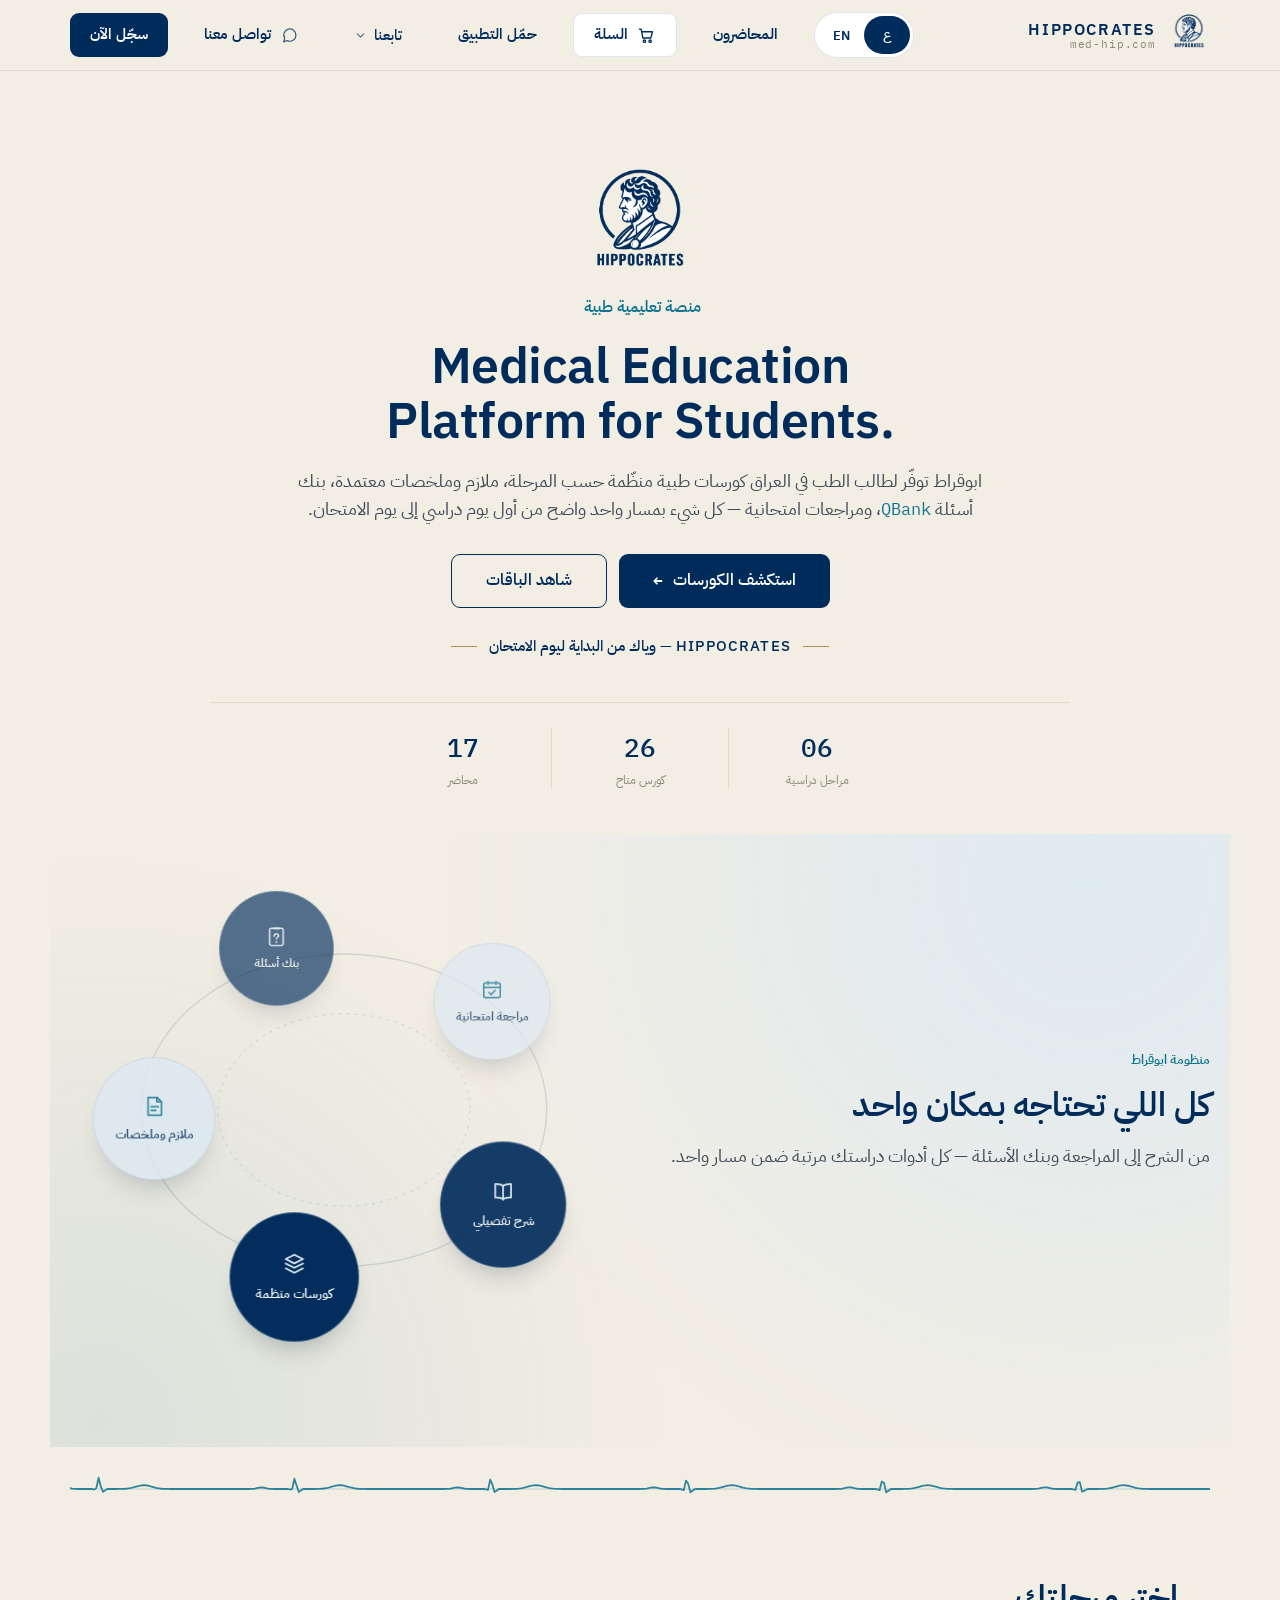
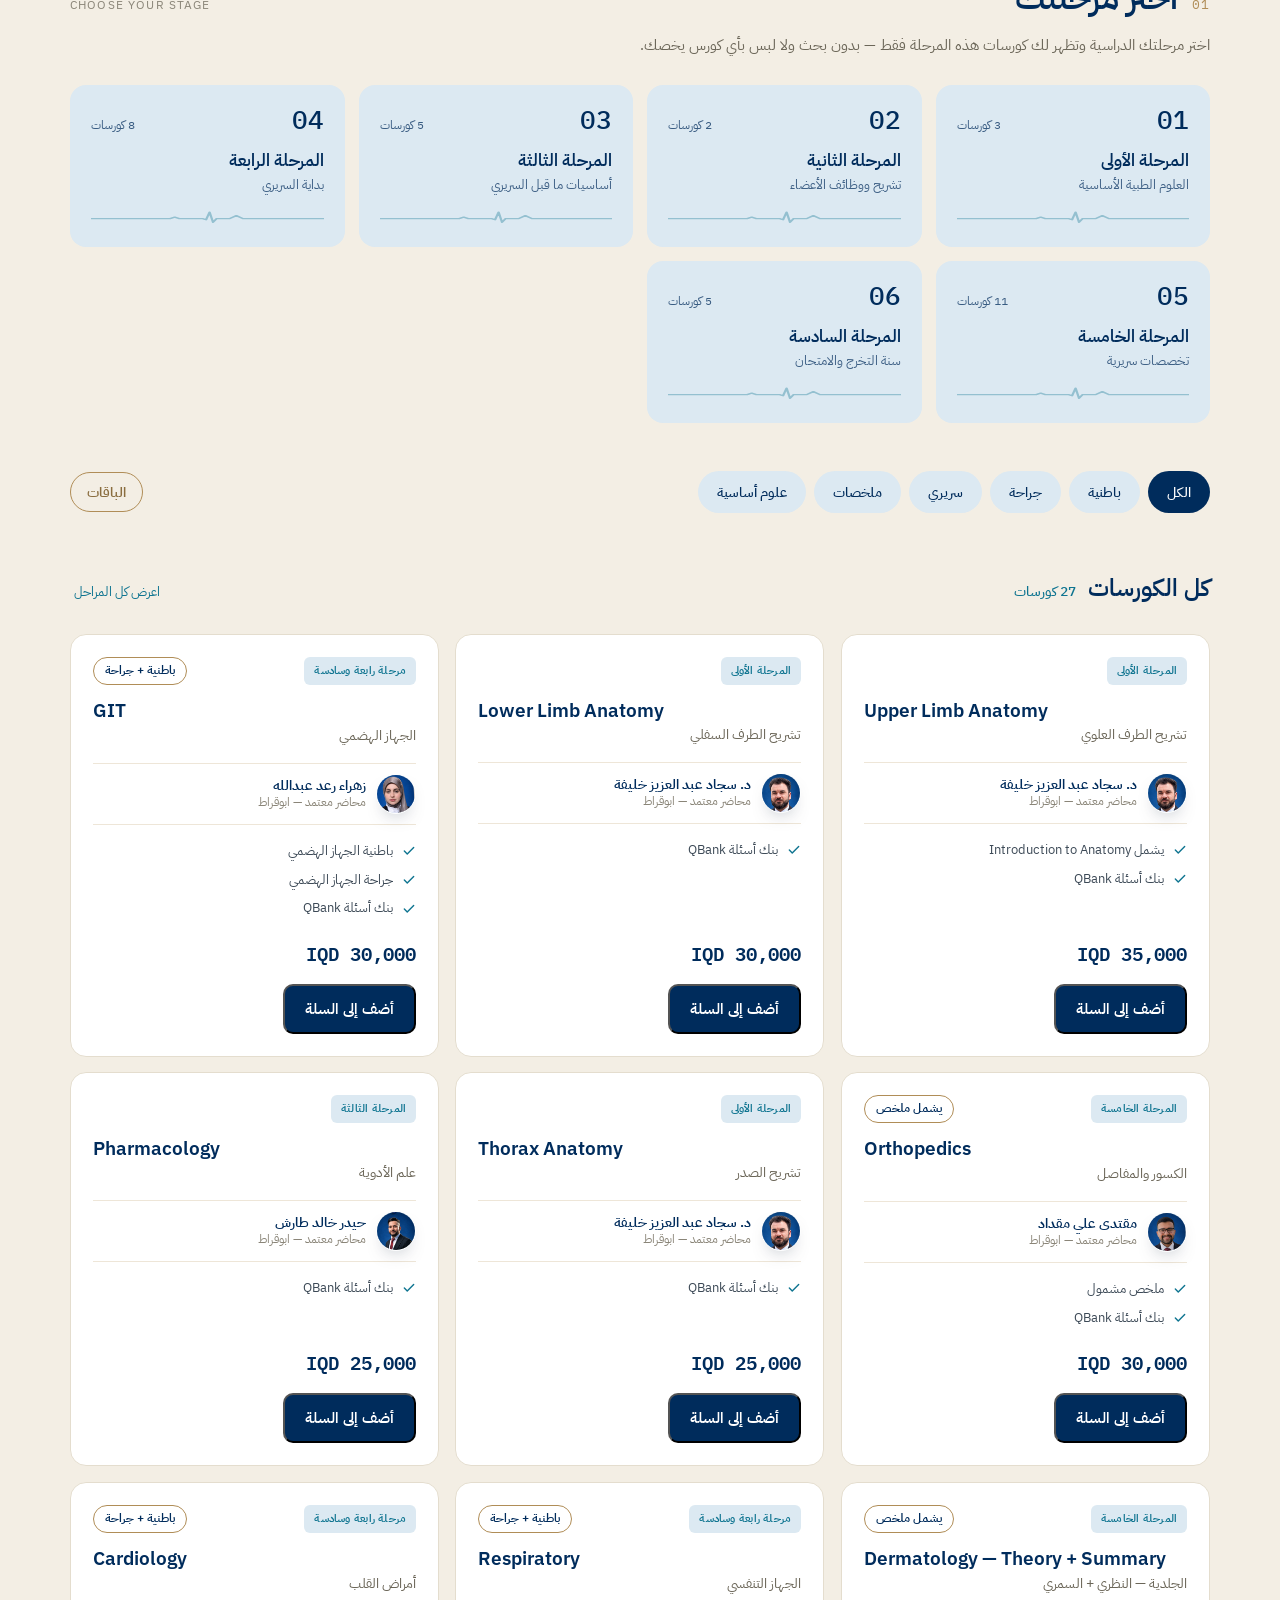
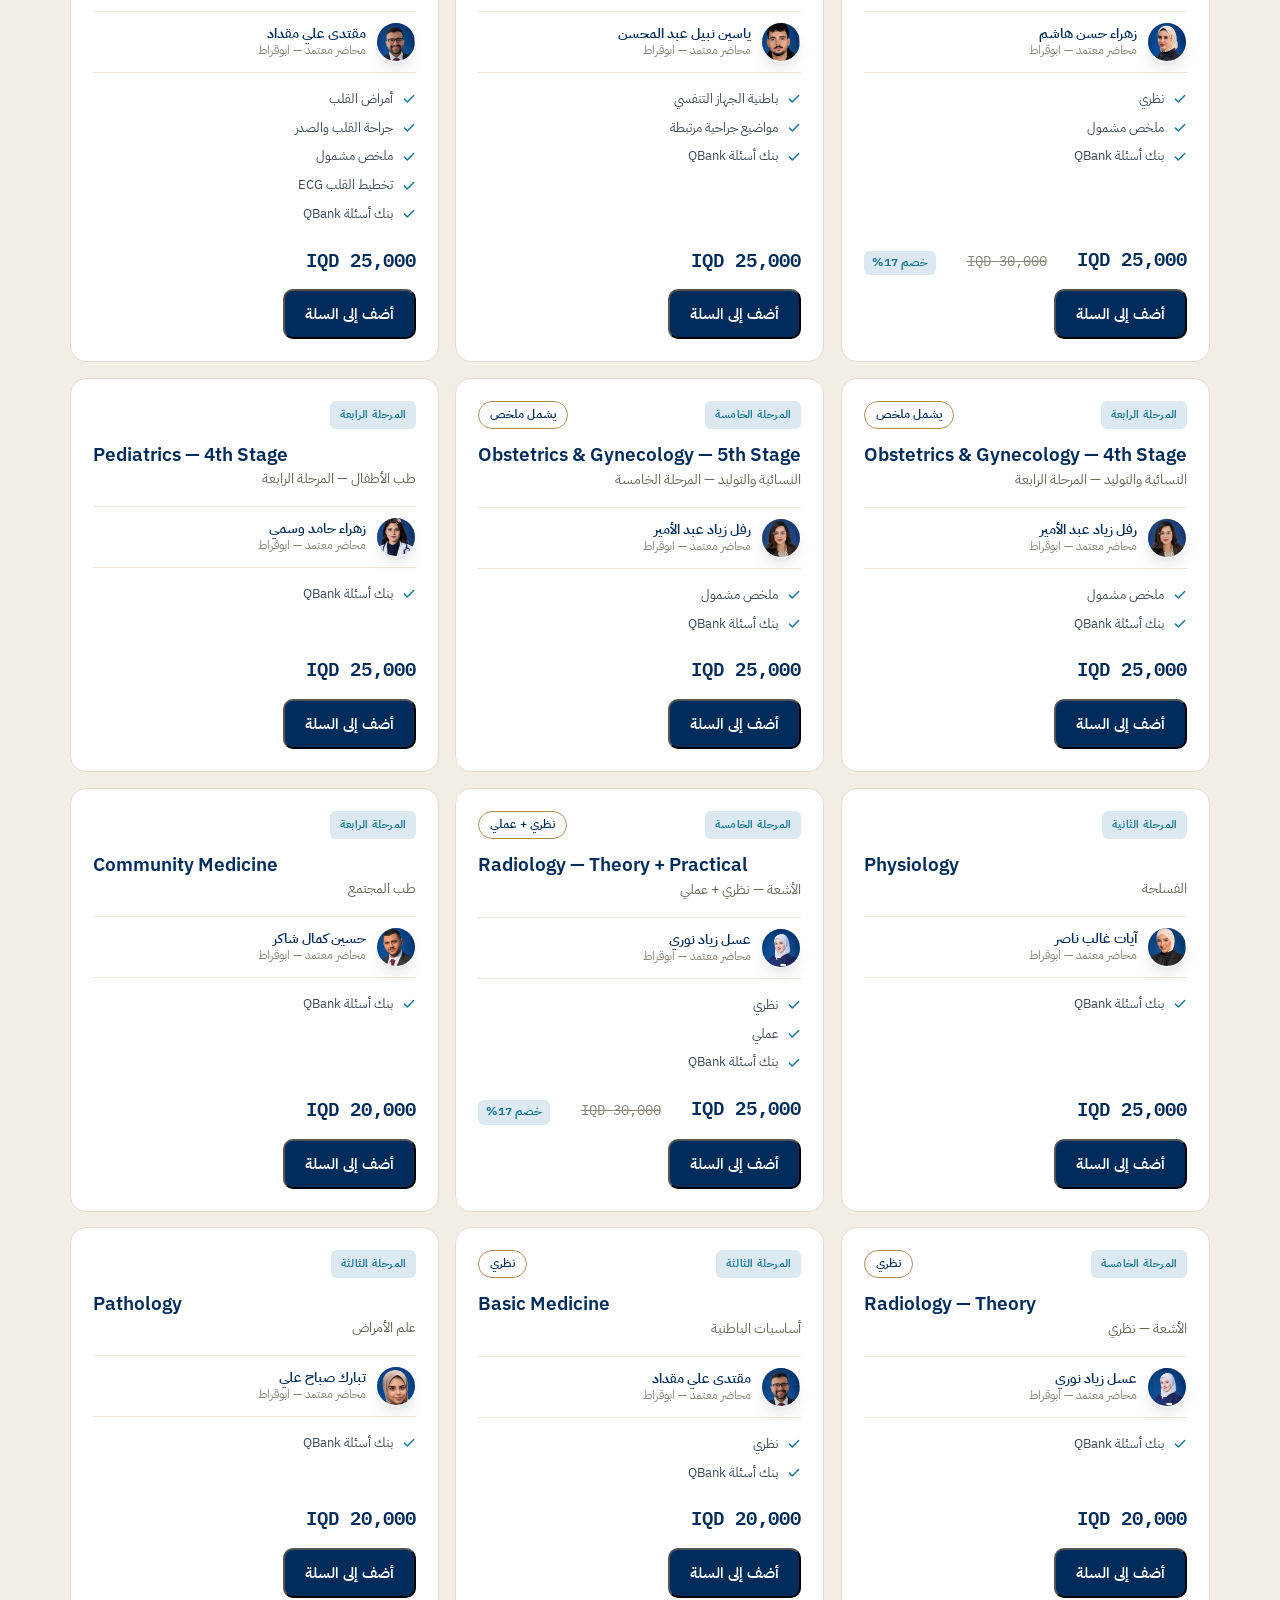
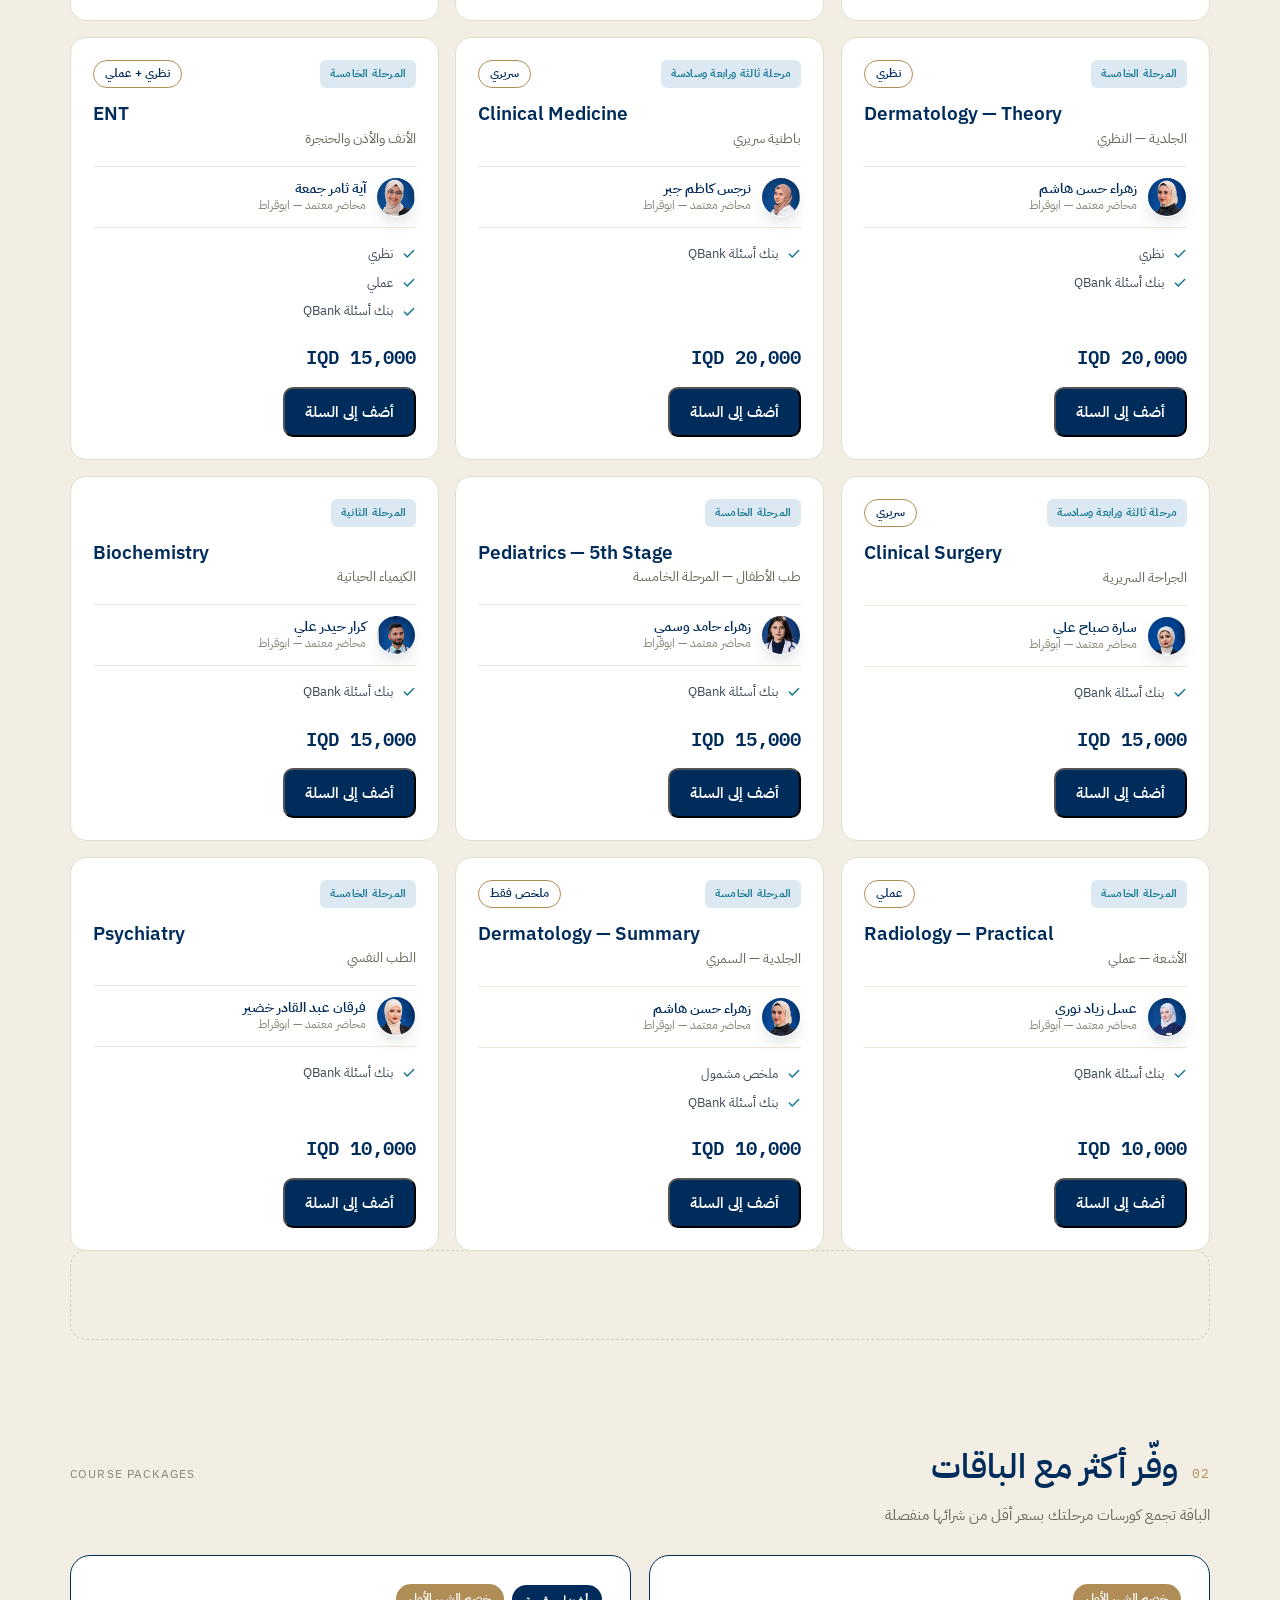
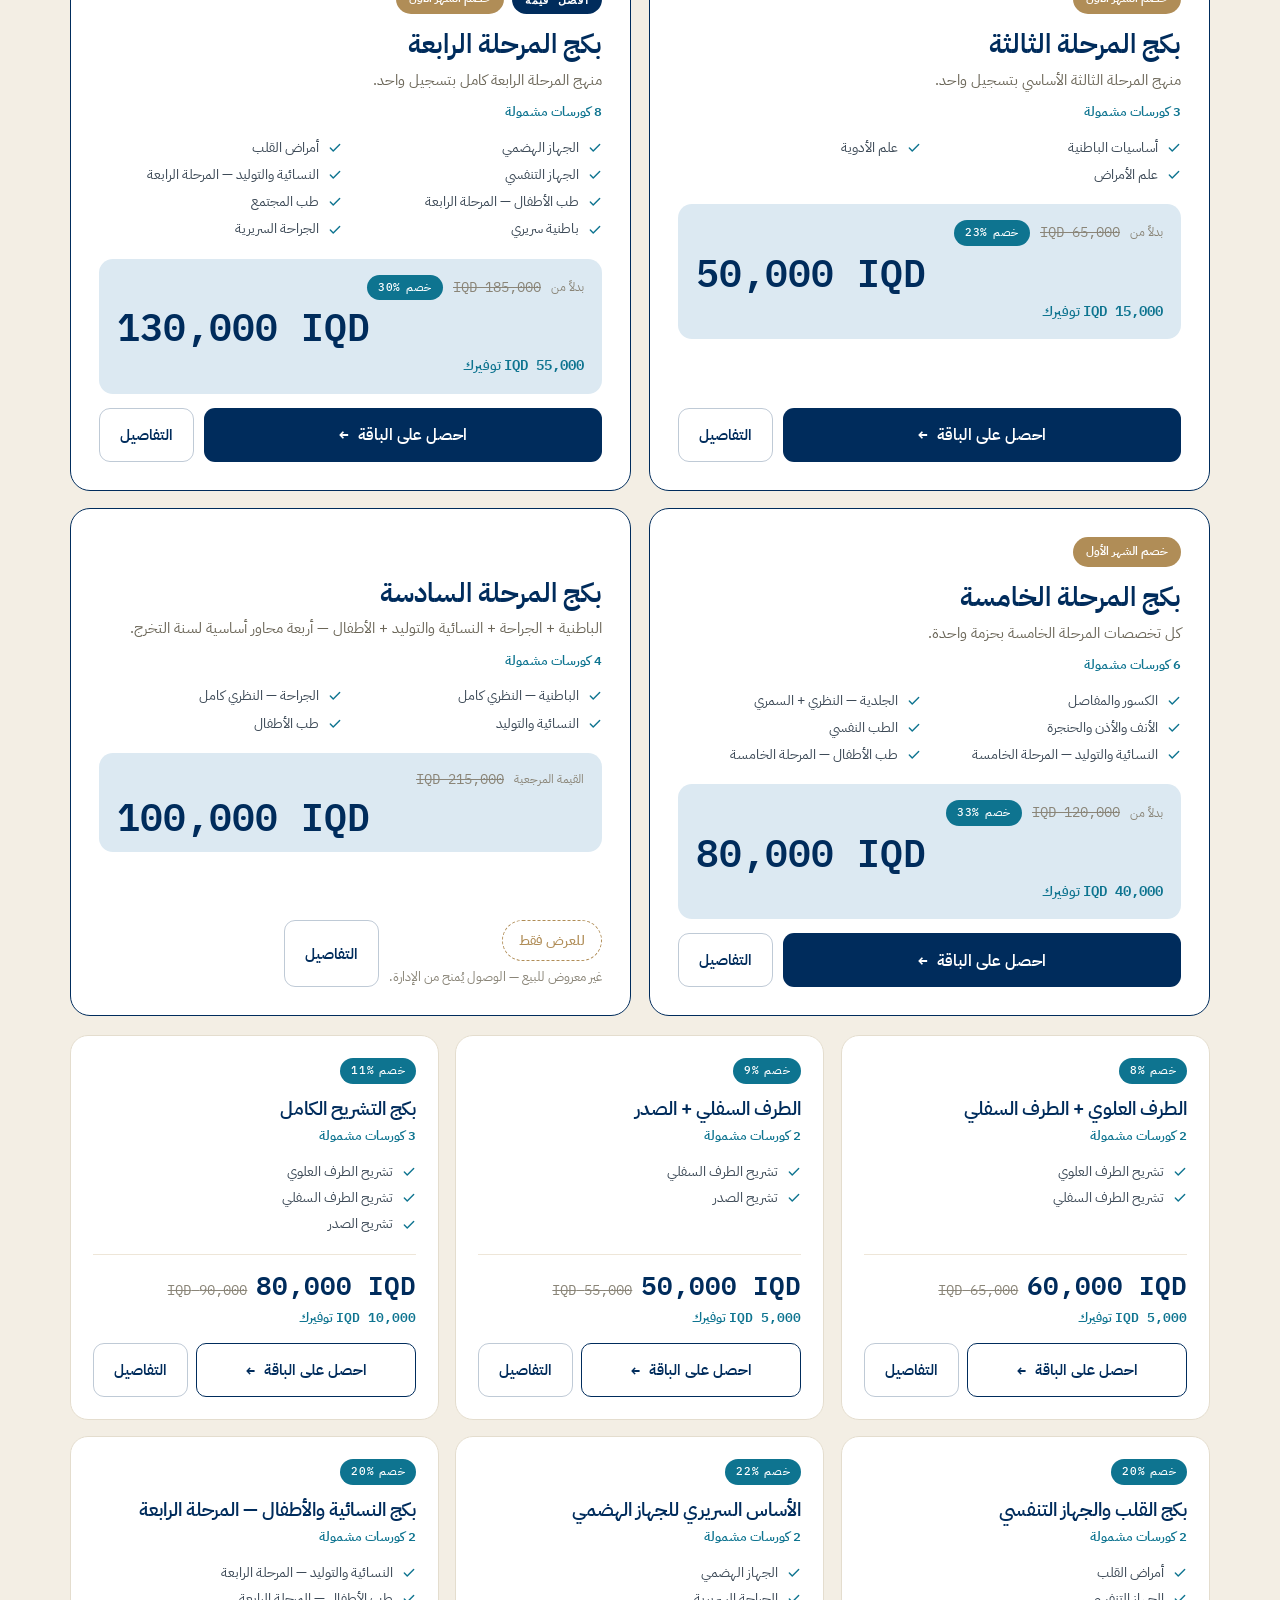
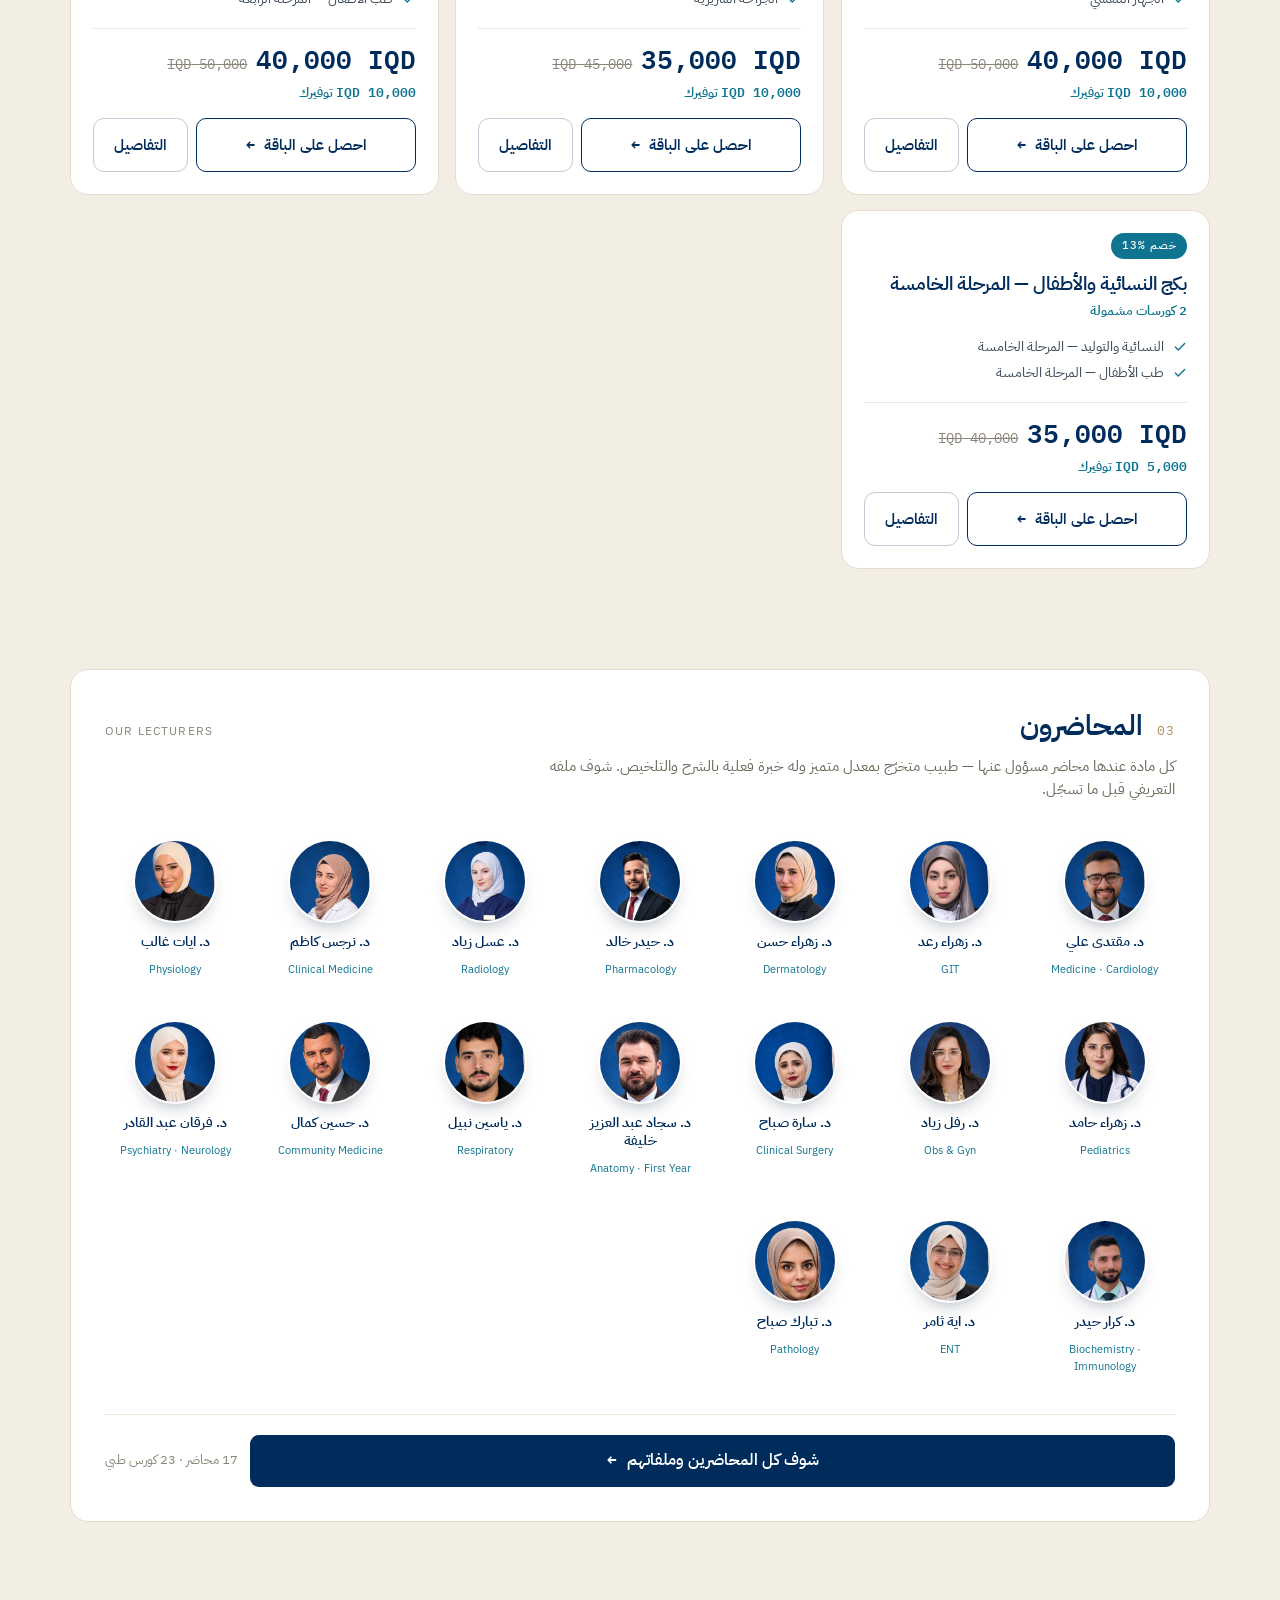
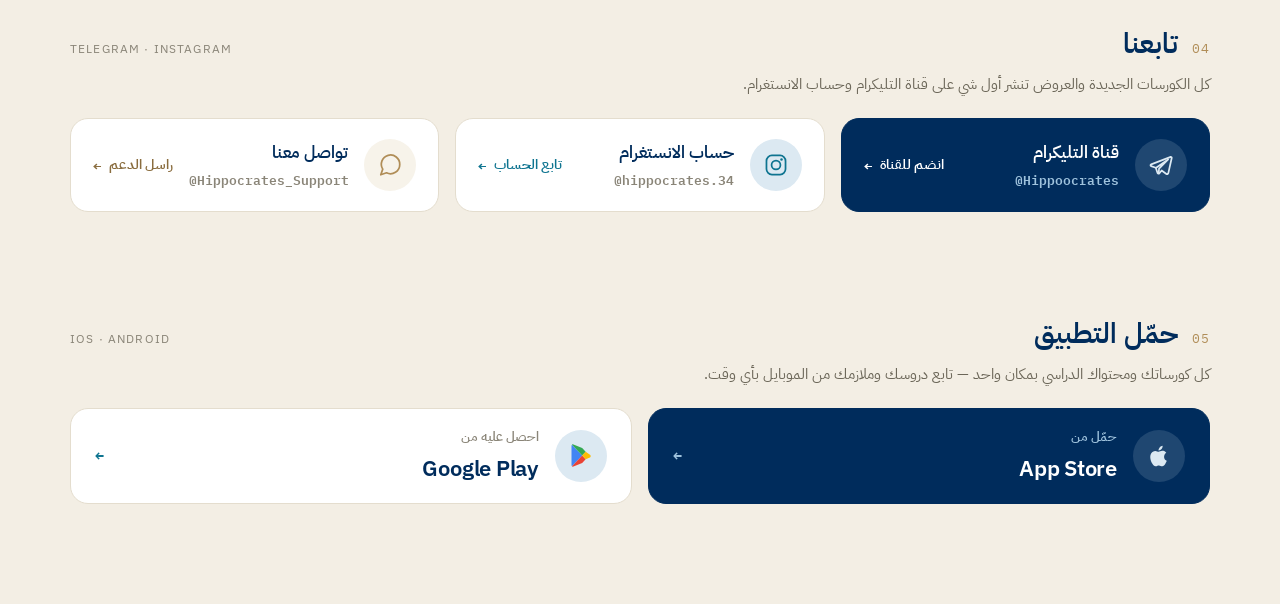
<file: index.html>
<!DOCTYPE html>
<html lang="ar">
<head>
<meta charset="utf-8">
<meta name="viewport" content="width=device-width, initial-scale=1">
<title>HIPPOCRATES — وياك من البداية ليوم الامتحان</title>
<link rel="icon" type="image/x-icon" href="assets/favicon.ico">
<link rel="icon" type="image/png" sizes="32x32" href="assets/favicon-32x32.png">
<link rel="icon" type="image/png" sizes="16x16" href="assets/favicon-16x16.png">
<link rel="apple-touch-icon" sizes="180x180" href="assets/apple-touch-icon.png">
<link rel="manifest" href="assets/site.webmanifest">
<meta name="theme-color" content="#003B70">

<!-- ── معاينة الروابط عند المشاركة (واتساب · تليكرام · فيسبوك · X) ── -->
<meta name="description" content="أبوقراط توفّر لطالب الطب في العراق كورسات طبية منظّمة حسب المرحلة، ملازم وملخصات، بنك أسئلة QBank، ومراجعات امتحانية — كل ما تحتاجه بمسار واحد واضح من أول يوم دراسي إلى يوم الامتحان.">
<meta property="og:type" content="website">
<meta property="og:site_name" content="HIPPOCRATES">
<meta property="og:locale" content="ar_IQ">
<meta property="og:url" content="https://med-hip.com/">
<meta property="og:title" content="HIPPOCRATES — وياك من البداية ليوم الامتحان">
<meta property="og:description" content="أبوقراط توفّر لطالب الطب في العراق كورسات طبية منظّمة حسب المرحلة، ملازم وملخصات، بنك أسئلة QBank، ومراجعات امتحانية — كل ما تحتاجه بمسار واحد واضح من أول يوم دراسي إلى يوم الامتحان.">
<meta property="og:image" content="https://med-hip.com/assets/hippocrates-social-preview.jpg">
<meta property="og:image:width" content="1200">
<meta property="og:image:height" content="630">
<meta property="og:image:type" content="image/jpeg">
<meta property="og:image:alt" content="HIPPOCRATES — Medical Education Platform">
<meta name="twitter:card" content="summary_large_image">
<meta name="twitter:title" content="HIPPOCRATES — وياك من البداية ليوم الامتحان">
<meta name="twitter:description" content="أبوقراط توفّر لطالب الطب في العراق كورسات طبية منظّمة حسب المرحلة، ملازم وملخصات، بنك أسئلة QBank، ومراجعات امتحانية — كل ما تحتاجه بمسار واحد واضح من أول يوم دراسي إلى يوم الامتحان.">
<meta name="twitter:image" content="https://med-hip.com/assets/hippocrates-social-preview.jpg">
<meta name="twitter:image:alt" content="HIPPOCRATES — Medical Education Platform">
<link rel="canonical" href="https://med-hip.com/">
<link rel="preconnect" href="https://fonts.googleapis.com">
<link rel="preconnect" href="https://fonts.gstatic.com" crossorigin>
<link rel="stylesheet" href="css/style.css">
</head>
<body>

<div class="hip-root" id="root" dir="rtl">

  <header class="hip-header" id="header">
    <div class="hip-header-bar" data-navbar>
      <div class="hip-brand">
        <img src="assets/hippocrates-logo.png" alt="HIPPOCRATES">
        <div class="hip-brand-text">
          <span class="hip-brand-name" data-nav-word>HIPPOCRATES</span>
          <span class="hip-brand-url mono" data-nav-sub>med-hip.com</span>
        </div>
      </div>

      <div class="hip-lang">
        <span class="hip-lang-pill" aria-hidden="true"></span>
        <button type="button" id="btn-ar" class="active">ع</button>
        <button type="button" id="btn-en">EN</button>
      </div>

      <a href="lecturers.html" class="btn btn-nav" data-i18n="lecturers" data-nav-lect>المحاضرون</a>

      <a href="cart.html" class="btn btn-cart" aria-label="السلة">
        <svg width="19" height="19" viewBox="0 0 24 24" fill="none" stroke="currentColor" stroke-width="1.7" stroke-linecap="round" stroke-linejoin="round"><path d="M3 4h2.2l2.3 11.2h9.9l2.1-7.9H6.4"></path><circle cx="9.4" cy="19.2" r="1.5"></circle><circle cx="16.6" cy="19.2" r="1.5"></circle></svg>
        <span data-nav-cartlabel data-i18n="cart">السلة</span>
        <span class="hip-cart-badge" id="cart-badge" hidden>0</span>
      </a>

      <a href="#app" class="btn btn-nav" data-nav-app data-i18n="navApp">حمّل التطبيق</a>

      <div class="hip-follow-wrap" data-nav-follow id="follow-wrap">
        <button type="button" class="btn hip-follow-toggle" id="follow-toggle" aria-expanded="false">
          <span data-i18n="followTitle">تابعنا</span>
          <svg width="13" height="13" viewBox="0 0 24 24" fill="none" stroke="currentColor" stroke-width="2.2" stroke-linecap="round" stroke-linejoin="round" style="flex-shrink:0;opacity:.65"><path d="M6 9l6 6 6-6"></path></svg>
        </button>
        <div class="hip-follow-menu" id="follow-menu" hidden>
          <a href="https://t.me/Hippoocrates" target="_blank" rel="noopener" class="hip-follow-menu-item">
            <svg width="20" height="20" viewBox="0 0 24 24" fill="none" stroke="#0E7490" stroke-width="1.6" stroke-linecap="round" stroke-linejoin="round"><path d="M21 4.5 2.9 11.4c-.8.3-.8 1.4 0 1.7l4.3 1.4 1.6 4.9c.2.7 1.1.9 1.6.3l2.2-2.6 4.4 3.2c.6.5 1.5.1 1.7-.6L21.9 5.6c.2-.8-.5-1.4-1.2-1.1Z"></path></svg>
            <span class="hip-follow-menu-text"><span class="name" data-i18n="tgName">قناة التليكرام</span><span class="handle mono">@Hippoocrates</span></span>
          </a>
          <a href="https://www.instagram.com/hippocrates.34" target="_blank" rel="noopener" class="hip-follow-menu-item">
            <svg width="20" height="20" viewBox="0 0 24 24" fill="none" stroke="#B08D57" stroke-width="1.6" stroke-linecap="round" stroke-linejoin="round"><rect x="3" y="3" width="18" height="18" rx="5.4"></rect><circle cx="12" cy="12" r="4.1"></circle><circle cx="17.3" cy="6.7" r="1.1" fill="#B08D57" stroke="none"></circle></svg>
            <span class="hip-follow-menu-text"><span class="name" data-i18n="igName">حساب الانستغرام</span><span class="handle mono">@hippocrates.34</span></span>
          </a>
        </div>
      </div>

      <a href="https://t.me/Hippocrates_Support" target="_blank" rel="noopener" class="btn btn-nav" data-nav-contact aria-label="تواصل معنا" title="تواصل معنا">
        <svg width="17" height="17" viewBox="0 0 24 24" fill="none" stroke="currentColor" stroke-width="1.7" stroke-linecap="round" stroke-linejoin="round" style="flex-shrink:0;opacity:.75"><path d="M21 11.5a8.5 8.5 0 0 1-12.2 7.7L3.5 21l1.8-5.2A8.5 8.5 0 1 1 21 11.5Z"></path></svg>
        <span data-contact-label data-i18n="contact">تواصل معنا</span>
      </a>

      <a href="#stages" class="btn btn-register" data-i18n="register">سجّل الآن</a>
    </div>
  </header>

  <div class="hip-hero">
    <img class="hip-hero-logo" src="assets/hippocrates-logo.png" alt="">

    <div class="ar-only">
      <div class="hip-hero-kicker">منصة تعليمية طبية&nbsp;</div>
      <h1>Medical Education<br>Platform for Students.</h1>
      <p>ابوقراط توفّر لطالب الطب في العراق كورسات طبية منظّمة حسب المرحلة، ملازم وملخصات معتمدة، بنك أسئلة <span class="qbank">QBank</span>، ومراجعات امتحانية — كل شيء بمسار واحد واضح من أول يوم دراسي إلى يوم الامتحان.</p>
      <div class="hip-hero-cta">
        <a href="#stages" class="btn btn-primary">استكشف الكورسات<span class="btn-arrow">←</span></a>
        <a href="#packages" class="btn btn-outline">شاهد الباقات</a>
      </div>
      <div class="hip-hero-tagline">
        <span class="rule"></span>
        <span><span class="sans" style="letter-spacing:.08em">HIPPOCRATES</span> — وياك من البداية ليوم الامتحان</span>
        <span class="rule"></span>
      </div>
    </div>

    <div class="en-only">
      <div class="hip-hero-kicker sans">Medical learning platform&nbsp;</div>
      <h1>Medical Education<br>Platform for Students.</h1>
      <p class="sans">Structured medical courses for every stage, curated notes, a full <span class="qbank">QBank</span>, and exam-ready reviews — one clear path for Iraqi medical students, from day one to exam day.</p>
      <div class="hip-hero-cta">
        <a href="#stages" class="btn btn-primary sans">Explore Courses<span class="btn-arrow">→</span></a>
        <a href="#packages" class="btn btn-outline sans">View Packages</a>
      </div>
      <div class="hip-hero-tagline sans">
        <span class="rule"></span>
        <span>HIPPOCRATES — with you from day one to exam day</span>
        <span class="rule"></span>
      </div>
    </div>

    <div class="hip-stats">
      <div class="hip-stat"><div class="hip-stat-num mono" id="stat-stages">06</div><div class="hip-stat-label" data-i18n="s1">مراحل دراسية</div></div>
      <div class="hip-stat-sep"></div>
      <div class="hip-stat"><div class="hip-stat-num mono" id="stat-courses">19</div><div class="hip-stat-label" data-i18n="s2">كورس متاح</div></div>
      <div class="hip-stat-sep"></div>
      <div class="hip-stat"><div class="hip-stat-num mono" id="stat-lecturers">13</div><div class="hip-stat-label" data-i18n="s3">محاضر</div></div>
    </div>
  </div>

  <section class="hip-orbit-section" data-reveal data-orbit-section>
    <div class="hip-orbit-grid">
      <div>
        <div class="hip-orbit-kicker" data-inner data-i18n="orbitKicker">منظومة ابوقراط</div>
        <h2 class="hip-orbit-title" data-inner data-i18n="orbitTitle">كل اللي تحتاجه بمكان واحد</h2>
        <p class="hip-orbit-sub" data-inner data-i18n="orbitSub">من الشرح إلى المراجعة وبنك الأسئلة — كل أدوات دراستك مرتبة ضمن مسار واحد.</p>
      </div>
      <div class="hip-orbit" id="orbit">
        <svg class="track" aria-hidden="true" viewBox="0 0 100 100" preserveAspectRatio="none">
          <ellipse cx="50" cy="50" rx="37" ry="30" fill="none" stroke="#002C5C" stroke-opacity=".13" stroke-width="1.4" vector-effect="non-scaling-stroke"></ellipse>
          <ellipse cx="50" cy="50" rx="23" ry="18.5" fill="none" stroke="#0E7490" stroke-opacity=".18" stroke-width="1" stroke-dasharray="3 5" vector-effect="non-scaling-stroke"></ellipse>
        </svg>

        <div class="hip-node dark" data-i="0">
          <svg width="26" height="26" viewBox="0 0 24 24" fill="none" stroke-width="1.6" stroke-linecap="round" stroke-linejoin="round"><rect x="5" y="3" width="14" height="18" rx="2"></rect><path d="M9 3.2h6" stroke-width="2"></path><path data-anim d="M9.6 11.2c0-1.3 1-2.2 2.4-2.2s2.3.9 2.3 2c0 1.5-2.3 1.6-2.3 3.1"></path><path d="M12 17.4h.01" stroke-width="2"></path></svg>
          <span class="hip-node-label" data-i18n="o1">بنك أسئلة</span>
        </div>
        <div class="hip-node light" data-i="1">
          <svg width="26" height="26" viewBox="0 0 24 24" fill="none" stroke-width="1.6" stroke-linecap="round" stroke-linejoin="round"><rect x="3.5" y="5" width="17" height="15" rx="2"></rect><path d="M3.5 9.5h17M8 3.5v3M16 3.5v3"></path><path data-anim d="M8.8 14.6l2.3 2.3 4-4.3"></path></svg>
          <span class="hip-node-label" data-i18n="o2">مراجعة امتحانية</span>
        </div>
        <div class="hip-node dark" data-i="2">
          <svg width="26" height="26" viewBox="0 0 24 24" fill="none" stroke-width="1.6" stroke-linecap="round" stroke-linejoin="round"><path d="M12 6.2v13"></path><path d="M12 6.2C10.4 4.9 8.2 4.4 4.5 4.6v12.6c3.6-.2 6 .3 7.5 1.6"></path><path data-anim d="M12 6.2c1.6-1.3 3.8-1.8 7.5-1.6v12.6c-3.6-.2-6 .3-7.5 1.6"></path></svg>
          <span class="hip-node-label" data-i18n="o3">شرح تفصيلي</span>
        </div>
        <div class="hip-node dark" data-i="3">
          <svg width="26" height="26" viewBox="0 0 24 24" fill="none" stroke-width="1.6" stroke-linecap="round" stroke-linejoin="round"><path data-anim d="M12 3.4l8 4-8 4-8-4 8-4Z"></path><path d="M4 11.5l8 4 8-4M4 16l8 4 8-4"></path></svg>
          <span class="hip-node-label" data-i18n="o5">كورسات منظمة</span>
        </div>
        <div class="hip-node light" data-i="4">
          <svg width="26" height="26" viewBox="0 0 24 24" fill="none" stroke-width="1.6" stroke-linecap="round" stroke-linejoin="round"><path d="M6 3.4h9L19 7.4v13.2H6z"></path><path d="M14.6 3.6v4h4.2"></path><path data-anim d="M9 12.4h7M9 16h4.6"></path></svg>
          <span class="hip-node-label" data-i18n="o6">ملازم وملخصات</span>
        </div>
      </div>
    </div>
  </section>

  <div class="hip-ecg" aria-hidden="true" data-ecg>
    <svg data-svg preserveAspectRatio="none" viewBox="0 0 900 68">
      <path data-base fill="none" stroke="#0E7490" stroke-opacity=".16" stroke-width="1.3" stroke-linecap="round"></path>
      <path data-line fill="none" stroke="#0E7490" stroke-opacity=".85" stroke-width="1.8" stroke-linecap="round" stroke-linejoin="round"></path>
      <circle data-dot cx="0" cy="42" r="3" fill="#B08D57" opacity="0"></circle>
    </svg>
  </div>

  <section id="stages" class="hip-section">
    <div class="hip-section-head">
      <span class="hip-section-num mono">01</span>
      <h2 data-i18n="chooseStage">اختر مرحلتك</h2>
      <span class="hip-section-tag">Choose Your Stage</span>
    </div>
    <p class="hip-section-hint" data-i18n="chooseHint">اختر مرحلتك الدراسية وتظهر لك كورسات هذه المرحلة فقط — بدون بحث ولا لبس بأي كورس يخصك.</p>

    <div class="hip-stage-grid" id="stage-grid" data-reveal></div>

    <div class="hip-filter-row">
      <div class="hip-chips" id="filter-chips"></div>
      <a href="#packages" class="hip-pkg-link" data-i18n="fPackages">الباقات</a>
    </div>

    <div class="hip-active-row" id="courses">
      <h3 id="active-heading" tabindex="-1" style="outline:none"></h3>
      <span class="hip-active-count" id="active-count"></span>
      <button type="button" class="hip-clear-btn" id="btn-clear" data-i18n="showAll">اعرض كل المراحل</button>
    </div>

    <div class="hip-course-grid" id="course-grid" data-reveal></div>

    <div class="hip-empty-state" id="empty-state" hidden></div>
  </section>

  <section id="packages" class="hip-section" style="padding-top:0" data-reveal>
    <div class="hip-section-head">
      <span class="hip-section-num mono">02</span>
      <h2 data-i18n="pkgTitle">وفّر أكثر مع الباقات</h2>
      <span class="hip-section-tag">Course Packages</span>
    </div>
    <p class="hip-section-hint" data-i18n="pkgSub">الباقة تجمع كورسات مرحلتك بسعر أقل من شرائها منفصلة</p>

    <div class="hip-pkg-featured-grid" id="pkg-featured" data-reveal></div>
    <div class="hip-pkg-compact-grid" id="pkg-compact" data-reveal></div>
  </section>

  <section class="hip-section" style="padding-top:0" data-reveal>
    <div class="hip-lect-panel">
      <div class="hip-section-head" style="margin-bottom:6px">
        <span class="hip-section-num mono">03</span>
        <h2 style="font-size:clamp(21px,3.2vw,28px)" data-i18n="lecturersTitle">المحاضرون</h2>
        <span class="hip-section-tag">Our Lecturers</span>
      </div>
      <p class="hip-section-hint" style="font-size:14.5px;margin-bottom:24px" data-i18n="lecturersHint">كل مادة عندها محاضر مسؤول عنها — طبيب متخرّج بمعدل متميز وله خبرة فعلية بالشرح والتلخيص. شوف ملفه التعريفي قبل ما تسجّل.</p>

      <div class="hip-lect-grid" id="lect-grid" data-reveal></div>

      <div class="hip-lect-foot">
        <a href="lecturers.html" class="btn btn-register hip-lect-cta" data-i18n="lecturersCta">شوف كل المحاضرين وملفاتهم<span class="btn-arrow" id="lect-cta-arrow">←</span></a>
        <span class="hip-lect-note" data-i18n="lecturersNote">13 محاضر · 21 كورس طبي</span>
      </div>
    </div>
  </section>

  <section class="hip-section" style="padding-top:0" data-reveal>
    <div class="hip-section-head" style="margin-bottom:6px">
      <span class="hip-section-num mono">04</span>
      <h2 style="font-size:clamp(21px,3.2vw,28px)" data-i18n="followTitle">تابعنا</h2>
      <span class="hip-section-tag">Telegram · Instagram</span>
    </div>
    <p class="hip-section-hint" style="font-size:14.5px;margin-bottom:22px" data-i18n="followSub">كل الكورسات الجديدة والعروض تنشر أول شي على قناة التليكرام وحساب الانستغرام.</p>

    <div class="hip-follow-grid">
      <a href="https://t.me/Hippoocrates" target="_blank" rel="noopener" class="btn hip-follow-card follow-tg">
        <span class="hip-follow-icon dark">
          <svg width="26" height="26" viewBox="0 0 24 24" fill="none" stroke="#DCE9F2" stroke-width="1.6" stroke-linecap="round" stroke-linejoin="round"><path d="M21 4.5 2.9 11.4c-.8.3-.8 1.4 0 1.7l4.3 1.4 1.6 4.9c.2.7 1.1.9 1.6.3l2.2-2.6 4.4 3.2c.6.5 1.5.1 1.7-.6L21.9 5.6c.2-.8-.5-1.4-1.2-1.1Z"></path><path d="M7.5 14.6 18.6 6.9l-8.4 8.4-.3 3.6"></path></svg>
        </span>
        <span class="hip-follow-text">
          <span class="hip-follow-name" data-i18n="tgName">قناة التليكرام</span>
          <span class="hip-follow-handle mono">@Hippoocrates</span>
        </span>
        <span class="hip-follow-cta" data-i18n="joinNow">انضم للقناة<span class="btn-arrow">←</span></span>
      </a>
      <a href="https://www.instagram.com/hippocrates.34" target="_blank" rel="noopener" class="btn hip-follow-card follow-ig">
        <span class="hip-follow-icon light">
          <svg width="26" height="26" viewBox="0 0 24 24" fill="none" stroke="#0E7490" stroke-width="1.6" stroke-linecap="round" stroke-linejoin="round"><rect x="3.2" y="3.2" width="17.6" height="17.6" rx="5"></rect><circle cx="12" cy="12" r="4.1"></circle><circle cx="17.1" cy="6.9" r="1.15" fill="#0E7490" stroke="none"></circle></svg>
        </span>
        <span class="hip-follow-text">
          <span class="hip-follow-name" data-i18n="igName">حساب الانستغرام</span>
          <span class="hip-follow-handle mono">@hippocrates.34</span>
        </span>
        <span class="hip-follow-cta ig" data-i18n="followNow">تابع الحساب<span class="btn-arrow">←</span></span>
      </a>
      <a href="https://t.me/Hippocrates_Support" target="_blank" rel="noopener" class="btn hip-follow-card follow-contact">
        <span class="hip-follow-icon contact">
          <svg width="26" height="26" viewBox="0 0 24 24" fill="none" stroke="#B08D57" stroke-width="1.6" stroke-linecap="round" stroke-linejoin="round"><path d="M21 11.5a8.5 8.5 0 0 1-12.2 7.7L3.5 21l1.8-5.2A8.5 8.5 0 1 1 21 11.5Z"></path></svg>
        </span>
        <span class="hip-follow-text">
          <span class="hip-follow-name" data-i18n="contact">تواصل معنا</span>
          <span class="hip-follow-handle mono">@Hippocrates_Support</span>
        </span>
        <span class="hip-follow-cta contact" data-i18n="contactCta">راسل الدعم<span class="btn-arrow">←</span></span>
      </a>
    </div>
  </section>

  <section id="app" class="hip-section" style="padding-top:0" data-reveal>
    <div class="hip-section-head" style="margin-bottom:6px">
      <span class="hip-section-num mono">05</span>
      <h2 style="font-size:clamp(21px,3.2vw,28px)" data-i18n="appTitle">حمّل التطبيق</h2>
      <span class="hip-section-tag">iOS · Android</span>
    </div>
    <p class="hip-section-hint" style="font-size:14.5px;margin-bottom:22px" data-i18n="appSub">كل كورساتك ومحتواك الدراسي بمكان واحد — تابع دروسك وملازمك من الموبايل بأي وقت.</p>

    <div class="hip-app-grid">
      <a href="https://apps.apple.com/us/app/medgptx/id6757318496" target="_blank" rel="noopener noreferrer" class="btn hip-app-card dark" aria-label="حمّل تطبيق ابوقراط من App Store">
        <span class="hip-app-icon dark">
          <svg width="28" height="28" viewBox="0 0 24 24" fill="#DCE9F2" aria-hidden="true"><path d="M16.36 12.63c-.02-2.2 1.8-3.26 1.88-3.31-1.02-1.5-2.62-1.7-3.19-1.72-1.36-.14-2.65.8-3.34.8-.69 0-1.75-.78-2.87-.76-1.48.02-2.84.86-3.6 2.18-1.53 2.66-.39 6.6 1.1 8.76.73 1.06 1.6 2.25 2.74 2.2 1.1-.04 1.52-.71 2.85-.71 1.33 0 1.7.71 2.87.69 1.18-.02 1.93-1.08 2.65-2.14.84-1.23 1.18-2.42 1.2-2.48-.03-.01-2.28-.88-2.3-3.5ZM14.2 6.1c.6-.74 1.01-1.76.9-2.78-.87.04-1.93.58-2.56 1.31-.56.65-1.06 1.7-.93 2.7.97.07 1.97-.49 2.59-1.23Z"></path></svg>
        </span>
        <span class="hip-app-text">
          <span class="hip-app-small" data-i18n="appStoreSmall">حمّل من</span>
          <span class="hip-app-name sans">App Store</span>
        </span>
        <span class="btn-arrow" style="margin-inline-start:auto;color:#9fc3dd">←</span>
      </a>
      <a href="https://play.google.com/store/apps/details?id=com.medgptx.projects" target="_blank" rel="noopener noreferrer" class="btn hip-app-card light" aria-label="احصل على تطبيق ابوقراط من Google Play">
        <span class="hip-app-icon light">
          <svg width="27" height="27" viewBox="0 0 24 24" aria-hidden="true"><path d="M3.6 2.4c-.3.25-.48.65-.48 1.17v16.86c0 .52.18.92.48 1.17l9-9.6-9-9.6Z" fill="#4285F4"></path><path d="m15.7 8.7-3.1-3.31L4.3 2.06c-.3-.12-.56-.13-.7.34l9 9.6 3.1-3.3Z" fill="#34A853"></path><path d="m15.7 15.3-3.1-3.3-9 9.6c.14.47.4.46.7.34l8.3-3.33 3.1-3.31Z" fill="#EA4335"></path><path d="m15.7 8.7-3.1 3.3 3.1 3.3 3.83-1.54c.86-.35.86-2.17 0-2.52L15.7 8.7Z" fill="#FBBC04"></path></svg>
        </span>
        <span class="hip-app-text">
          <span class="hip-app-small" data-i18n="playSmall">احصل عليه من</span>
          <span class="hip-app-name sans">Google Play</span>
        </span>
        <span class="btn-arrow" style="margin-inline-start:auto;color:#0E7490">←</span>
      </a>
    </div>
  </section>

</div>

<div class="hip-modal-overlay hidden" id="pkg-modal-overlay">
  <div class="hip-pkg-modal" id="pkg-modal-sheet" role="dialog" aria-modal="true">
    <div class="hip-pkg-modal-head">
      <div>
        <div class="hip-pkg-modal-kicker" data-i18n="pkgKicker">وفّر أكثر</div>
        <h3 class="hip-pkg-modal-title" id="pm-name"></h3>
      </div>
      <button type="button" class="hip-modal-close-round" id="pm-close" aria-label="إغلاق">×</button>
    </div>
    <div class="hip-pkg-modal-label" data-i18n="includedCourses">الكورسات المشمولة</div>
    <div class="hip-pkg-modal-rows" id="pm-rows"></div>
    <div class="hip-pkg-modal-price-box">
      <div class="hip-pkg-modal-price-row">
        <span data-i18n="individualValue">القيمة الإفرادية</span>
        <span class="hip-pkg-modal-strike mono" id="pm-original"></span>
      </div>
      <div class="hip-pkg-modal-price-row border">
        <span data-i18n="packagePrice">سعر الباقة</span>
        <span class="hip-pkg-modal-price mono" id="pm-price"></span>
      </div>
      <div class="hip-pkg-modal-save-row">
        <span data-i18n="youSave">توفيرك</span>
        <span class="mono" id="pm-save"></span>
        <span class="hip-pkg-off-pill" id="pm-pct"></span>
      </div>
    </div>
    <button type="button" class="btn hip-pkg-modal-cta" id="pm-add"></button>
  </div>
</div>

<div class="hip-modal-overlay hidden" id="warn-modal-overlay">
  <div class="hip-warn-modal" id="warn-modal-sheet" role="dialog" aria-modal="true">
    <div class="hip-warn-head">
      <span class="hip-warn-icon">
        <svg width="18" height="18" viewBox="0 0 24 24" fill="none" stroke="#B08D57" stroke-width="1.9" stroke-linecap="round"><path d="M12 8v5"></path><path d="M12 16.4h.01"></path><circle cx="12" cy="12" r="8.4"></circle></svg>
      </span>
      <h3 data-i18n="dupTitle">محتوى مكرر</h3>
    </div>
    <p id="warn-body"></p>
    <ul id="warn-rows"></ul>
    <div class="hip-warn-actions">
      <button type="button" class="btn hip-warn-clean" id="warn-clean"></button>
      <button type="button" class="hip-warn-both" id="warn-both" data-i18n="dupBoth">أضف الاثنين</button>
    </div>
  </div>
</div>

<div class="hip-toast" id="toast" hidden>
  <span id="toast-text"></span>
  <a href="cart.html" class="hip-toast-cta" data-i18n="viewCart">شوف السلة<span class="btn-arrow">←</span></a>
</div>

<script src="js/config.js"></script>
<script src="js/store.js"></script>
<script src="js/ecg.js"></script>
<script src="js/app.js"></script>
</body>
</html>
</file>
<file: css/style.css>
@import url('https://fonts.googleapis.com/css2?family=IBM+Plex+Sans+Arabic:wght@300;400;500;600;700&family=IBM+Plex+Sans:wght@300;400;500;600;700&family=IBM+Plex+Mono:wght@400;500&display=swap');

:root {
  --navy: #002C5C;
  --navy-dark: #001830;
  --teal: #0E7490;
  --cream: #F3EEE4;
  --ink: #12202E;
  --body: #3d4a57;
  --muted: #8a8578;
  --border: #e4ddce;
  --border-soft: #eee6d8;
  --pale: #DCE9F2;
  --gold: #B08D57;
  --e: cubic-bezier(.22, 1, .36, 1);
}

* { box-sizing: border-box; }
button, input, select, textarea { font-family: inherit; font-size: inherit; }
button { cursor: pointer; }

html, body {
  margin: 0;
  padding: 0;
  background: var(--cream);
}

body {
  font-family: 'IBM Plex Sans Arabic', 'IBM Plex Sans', sans-serif;
  color: var(--ink);
  line-height: 1.6;
  -webkit-font-smoothing: antialiased;
  overflow-x: clip;
}

a { color: var(--teal); text-decoration: none; }
a:hover { color: var(--navy); }
:focus-visible { outline: 2px solid var(--teal); outline-offset: 3px; }
::selection { background: var(--pale); color: var(--navy); }

img { max-width: 100%; }

.mono { font-family: 'IBM Plex Mono', monospace; }
.sans { font-family: 'IBM Plex Sans', sans-serif; }

/* ---------- keyframes ---------- */
@keyframes hipUp { from { opacity: 0; transform: translateY(22px); } to { opacity: 1; transform: none; } }
@keyframes hipUpS { from { opacity: 0; transform: translateY(24px) scale(.98); } to { opacity: 1; transform: none; } }
@keyframes hipDown { from { opacity: 0; transform: translateY(-14px); } to { opacity: 1; transform: none; } }
@keyframes hipPop { from { opacity: 0; transform: scale(.96); } to { opacity: 1; transform: none; } }
@keyframes hipBadge { from { opacity: 0; transform: scale(.92); } to { opacity: 1; transform: none; } }
@keyframes hipFade { from { opacity: 0; } to { opacity: 1; } }
@keyframes hipCheck { from { stroke-dashoffset: 30; } to { stroke-dashoffset: 0; } }
@keyframes hipRun { from { stroke-dashoffset: 1600; } to { stroke-dashoffset: 0; } }
@keyframes hipIcon { from { stroke-dashoffset: 48; opacity: .35; } to { stroke-dashoffset: 0; opacity: 1; } }

@media (prefers-reduced-motion: reduce) {
  * { animation-duration: .01ms !important; animation-iteration-count: 1 !important; transition-duration: .01ms !important; }
}

/* ---------- layout root ---------- */
.hip-root {
  font-family: 'IBM Plex Sans Arabic', 'IBM Plex Sans', sans-serif;
  background: var(--cream);
  color: var(--ink);
  line-height: 1.6;
  min-height: 100vh;
}
.hip-root[dir="ltr"] .ar-only { display: none; }
.hip-root[dir="rtl"] .en-only { display: none; }

/* ---------- header ---------- */
.hip-header {
  position: sticky;
  top: 0;
  z-index: 20;
  background: rgba(243, 238, 228, .88);
  backdrop-filter: blur(10px);
  border-bottom: 1px solid rgba(0, 44, 92, .08);
  animation: hipDown .55s var(--e) both;
  transition: box-shadow .45s var(--e), background .45s var(--e);
}
.hip-header.is-compact { box-shadow: 0 10px 30px -24px rgba(0, 24, 48, .7); background: rgba(243, 238, 228, .96); }
.hip-header-bar {
  max-width: 1180px;
  margin: 0 auto;
  padding: 12px 20px;
  display: flex;
  align-items: center;
  gap: 16px;
  flex-wrap: wrap;
  transition: padding .45s var(--e);
}
.hip-header.is-compact .hip-header-bar { padding: 7px 20px; }
.hip-brand { display: flex; align-items: center; gap: 12px; margin-inline-end: auto; }
.hip-brand img { width: 42px; height: 42px; object-fit: contain; object-position: top; }
.hip-brand-text { display: flex; flex-direction: column; line-height: 1.15; }
.hip-brand-name { font-family: 'IBM Plex Sans', sans-serif; font-weight: 600; font-size: 16px; letter-spacing: .1em; color: var(--navy); }
.hip-brand-url { font-family: 'IBM Plex Mono', monospace; font-size: 10.5px; letter-spacing: .08em; color: var(--muted); }

.hip-lang {
  position: relative;
  display: flex;
  align-items: center;
  background: #fff;
  border: 1px solid rgba(0, 44, 92, .12);
  border-radius: 999px;
  padding: 3px;
}
.hip-lang-pill {
  position: absolute;
  top: 3px; bottom: 3px;
  inset-inline-start: 3px;
  width: 46px;
  border-radius: 999px;
  background: var(--navy);
  transition: transform .45s var(--e);
}
.hip-root[dir="ltr"] .hip-lang-pill { transform: translateX(46px); }
.hip-lang button {
  position: relative; z-index: 1;
  width: 46px; min-height: 38px; padding: 0;
  border: none; background: transparent; border-radius: 999px;
  cursor: pointer; font-family: inherit; font-size: 13px; font-weight: 600;
  color: var(--navy);
  transition: color .35s var(--e);
}
.hip-lang button.active { color: #fff; }

.btn {
  display: flex; align-items: center; justify-content: center; gap: 10px;
  min-height: 44px; padding: 0 20px; border-radius: 9px;
  font-size: 14.5px; font-weight: 600;
  transition: transform .4s var(--e), background .4s var(--e), box-shadow .4s var(--e), border-color .4s var(--e);
}
.btn:hover { transform: translateY(-2px); box-shadow: 0 14px 30px -18px rgba(0, 24, 48, .5); }
.btn:active { transform: scale(.98); }
.btn-nav { color: var(--navy); }
.btn-nav:hover { background: var(--pale); color: var(--navy); }
.btn-primary { background: var(--navy); color: #fff; min-height: 54px; padding: 0 34px; font-size: 16px; }
.btn-primary:hover { background: var(--navy-dark); color: #fff; }
.btn-outline { background: transparent; color: var(--navy); border: 1.5px solid var(--navy); min-height: 54px; padding: 0 34px; font-size: 16px; }
.btn-outline:hover { background: var(--pale); color: var(--navy); }
.btn-register { background: var(--navy); color: #fff; }
.btn-register:hover { background: var(--navy-dark); color: #fff; }
.btn-arrow { display: inline-block; transition: transform .4s var(--e); font-family: 'IBM Plex Mono', monospace; }
[dir="rtl"] .btn:hover .btn-arrow { transform: translateX(-4px); }
[dir="ltr"] .btn:hover .btn-arrow { transform: translateX(4px); }

/* ---------- hero ---------- */
.hip-hero {
  position: relative;
  max-width: 900px;
  margin: 0 auto;
  padding: clamp(40px, 7vw, 88px) 20px clamp(28px, 4vw, 44px);
  text-align: center;
}
.hip-hero-logo { animation: hipPop .7s var(--e) both; display: block; width: 126px; height: 118px; margin: 0 auto 18px; object-fit: contain; }
.hip-hero-kicker { animation: hipUp .6s var(--e) both .06s; font-size: 16px; font-weight: 600; color: var(--teal); margin-bottom: 16px; }
.hip-hero h1 {
  animation: hipUp .65s var(--e) both .16s;
  font-family: 'IBM Plex Sans', sans-serif;
  direction: ltr;
  font-size: clamp(30px, 5.4vw, 50px);
  line-height: 1.1; font-weight: 600; color: var(--navy);
  margin: 0 auto 20px; letter-spacing: -.01em;
  text-wrap: balance; max-width: 14em;
}
.hip-hero p {
  animation: hipUp .65s var(--e) both .28s;
  font-size: clamp(15px, 2.2vw, 18px); color: var(--body);
  margin: 0 auto 30px; max-width: 38em; text-align: center; text-wrap: pretty;
}
.hip-hero p .qbank { font-family: 'IBM Plex Mono', monospace; font-size: .94em; color: var(--teal); }
.hip-hero-cta { animation: hipPop .6s var(--e) both .4s; display: flex; gap: 12px; flex-wrap: wrap; justify-content: center; margin-bottom: 26px; }
.hip-hero-tagline { animation: hipUp .6s var(--e) both .52s; display: flex; align-items: center; justify-content: center; gap: 12px; font-size: 14.5px; font-weight: 500; color: var(--navy); }
.hip-hero-tagline .rule { width: 26px; height: 1.5px; background: var(--gold); }

.hip-stats {
  display: flex; justify-content: center; align-items: stretch;
  gap: clamp(18px, 4vw, 44px);
  margin-top: clamp(30px, 4vw, 44px); padding-top: 24px;
  border-top: 1px solid var(--border);
}
.hip-stat { animation: hipUp .5s var(--e) both; text-align: center; min-width: 88px; }
.hip-stat:nth-child(1) { animation-delay: .84s; }
.hip-stat:nth-child(3) { animation-delay: .92s; }
.hip-stat:nth-child(5) { animation-delay: 1s; }
.hip-stat-num { font-family: 'IBM Plex Mono', monospace; font-size: 26px; font-weight: 500; color: var(--navy); }
.hip-stat-label { font-size: 12px; color: var(--muted); margin-top: 2px; }
.hip-stat-sep { width: 1px; background: var(--border); }

/* ---------- orbit ---------- */
.hip-orbit-section { max-width: 1180px; margin: 0 auto; padding: clamp(4px, 1.5vw, 16px) 20px clamp(44px, 6vw, 80px); position: relative; overflow: hidden; }
.hip-orbit-section::before {
  content: ""; position: absolute; inset: 0; pointer-events: none;
  background-image: radial-gradient(circle at 88% 8%, rgba(220, 233, 242, .9), transparent 55%), radial-gradient(circle at 4% 96%, rgba(14, 116, 144, .10), transparent 45%);
}
.hip-orbit-grid { display: grid; gap: clamp(20px, 3.5vw, 44px); grid-template-columns: repeat(auto-fit, minmax(min(100%, 320px), 1fr)); align-items: center; position: relative; }
.hip-orbit-kicker { font-size: 13px; font-weight: 600; color: var(--teal); margin-bottom: 14px; }
.hip-orbit-title { font-size: clamp(23px, 3.8vw, 34px); line-height: 1.2; font-weight: 600; color: var(--navy); margin: 0 0 16px; max-width: 20em; }
.hip-orbit-sub { font-size: clamp(15px, 2.2vw, 17.5px); color: var(--body); margin: 0; max-width: 36em; text-wrap: pretty; }
.hip-orbit { position: relative; width: 100%; height: clamp(380px, 54vw, 520px); }
.hip-orbit svg.track { position: absolute; inset: 0; width: 100%; height: 100%; opacity: 1; transition: opacity .8s var(--e); }
.hip-node {
  position: absolute; top: 0; left: 0;
  display: flex; flex-direction: column; align-items: center; justify-content: center;
  gap: 9px; text-align: center; width: 130px; height: 130px; padding: 14px;
  border-radius: 50%; border: 1px solid rgba(220, 233, 242, .28);
  box-shadow: 0 18px 36px -22px rgba(0, 24, 48, .5);
  will-change: transform, opacity; cursor: default;
  transition: box-shadow .45s var(--e), border-color .45s var(--e);
}
.hip-node:hover { box-shadow: 0 34px 56px -18px rgba(0, 24, 48, .6); }
.hip-node.dark { background: var(--navy); border-color: rgba(220, 233, 242, .28); }
.hip-node.light { background: var(--pale); border-color: rgba(0, 44, 92, .10); }
.hip-node.dark svg { stroke: var(--pale); }
.hip-node.light svg { stroke: var(--teal); }
.hip-node.dark .hip-node-label { color: #fff; }
.hip-node.light .hip-node-label { color: var(--navy); }
.hip-node-label { font-size: 12.5px; font-weight: 600; line-height: 1.35; text-wrap: balance; }
.hip-node [data-anim] { stroke-dasharray: 48; }
.hip-node:hover [data-anim] { animation: hipIcon .45s var(--e) both; }
@media (max-width: 640px) {
  .hip-node { width: 108px !important; height: 108px !important; padding: 11px !important; transform-origin: center; }
  .hip-node.big { width: 122px !important; height: 122px !important; }
  .hip-node .hip-node-label { font-size: 11.5px !important; }
  .hip-node svg { width: 22px; height: 22px; }
}

/* ---------- ecg strip ---------- */
.hip-ecg { max-width: 1180px; margin: 0 auto; padding: 0 20px; }
.hip-ecg svg { display: block; width: 100%; height: 68px; }

/* ---------- stages ---------- */
.hip-section { max-width: 1180px; margin: 0 auto; padding: clamp(32px, 5vw, 56px) 20px clamp(56px, 8vw, 100px); }
.hip-section-head { display: flex; align-items: baseline; gap: 14px; flex-wrap: wrap; margin-bottom: 8px; }
.hip-section-num { font-family: 'IBM Plex Mono', monospace; font-size: 12.5px; letter-spacing: .1em; color: var(--gold); }
.hip-section-head h2 { font-size: clamp(24px, 4vw, 34px); margin: 0; color: var(--navy); font-weight: 600; }
.hip-section-tag { font-family: 'IBM Plex Sans', sans-serif; font-size: 11.5px; letter-spacing: .1em; color: var(--muted); text-transform: uppercase; margin-inline-start: auto; }
.hip-section-hint { font-size: 15px; color: #6b6658; margin: 0 0 28px; max-width: 46em; }

.hip-stage-grid { display: grid; gap: 14px; grid-template-columns: repeat(auto-fit, minmax(min(100%, 220px), 1fr)); }
.hip-stage {
  text-align: start; cursor: pointer; font-family: inherit; border-radius: 16px; padding: 20px;
  background: var(--pale); color: var(--navy); border: 1.5px solid transparent;
  transition: transform .22s ease, box-shadow .22s ease, background .22s ease, border-color .22s ease;
}
.hip-stage.active { background: var(--navy); color: #fff; border-color: var(--navy); box-shadow: 0 18px 38px -26px rgba(0, 24, 48, .75); transform: translateY(-3px); }
.hip-stage-top { display: flex; align-items: baseline; justify-content: space-between; gap: 8px; }
.hip-stage-num { display: inline-block; font-family: 'IBM Plex Mono', monospace; font-size: 26px; font-weight: 500; line-height: 1; transition: transform .4s var(--e); }
.hip-stage:hover .hip-stage-num { transform: scale(1.06); }
.hip-stage-count { font-size: 12px; opacity: .75; }
.hip-stage-name { display: block; font-size: 17px; font-weight: 600; margin-top: 14px; }
.hip-stage-tag { display: block; font-size: 12.5px; opacity: .72; margin-top: 2px; }
.hip-stage-pulse-svg { display: block; width: 100%; height: 16px; margin-top: 16px; }
.hip-stage-pulse-svg polyline { fill: none; stroke-width: 2; stroke-linejoin: round; stroke-linecap: round; }
.hip-stage:hover .hip-stage-pulse-svg polyline { stroke-dasharray: 70 1600; animation: hipRun 1.6s linear; }

.hip-active-row { display: flex; align-items: baseline; gap: 12px; flex-wrap: wrap; margin: clamp(36px, 5vw, 56px) 0 20px; }
.hip-active-row h3 { font-size: clamp(19px, 2.6vw, 24px); margin: 0; color: var(--navy); font-weight: 600; }
.hip-active-count { font-size: 13.5px; font-weight: 500; color: var(--teal); white-space: nowrap; }
.hip-clear-btn { margin-inline-start: auto; background: transparent; border: none; font-family: inherit; font-size: 13px; color: var(--teal); cursor: pointer; padding: 8px 4px; min-height: 44px; }
.hip-clear-btn:hover { color: var(--navy); }

.hip-course-grid { display: grid; gap: 16px; grid-template-columns: repeat(auto-fit, minmax(min(100%, 280px), 1fr)); }
.hip-course {
  background: #fff; border: 1px solid var(--border); border-radius: 16px; padding: 22px;
  display: flex; flex-direction: column;
  transition: transform .45s var(--e), box-shadow .45s var(--e), border-color .45s var(--e);
  animation: hipUpS .5s var(--e) both;
}
.hip-course:hover { transform: translateY(-6px); box-shadow: 0 26px 48px -30px rgba(0, 24, 48, .5); border-color: #c9dbe8; }
.hip-course-top { display: flex; align-items: center; justify-content: space-between; gap: 10px; margin-bottom: 16px; }
.hip-course-code { font-family: 'IBM Plex Mono', monospace; font-size: 10.5px; letter-spacing: .08em; color: var(--teal); background: var(--pale); border-radius: 6px; padding: 5px 9px; transition: transform .4s var(--e); }
.hip-course:hover .hip-course-code { transform: translateY(-2px); }
.hip-course-badge { font-size: 11.5px; font-weight: 600; color: #fff; background: var(--gold); border-radius: 999px; padding: 4px 12px; animation: hipBadge .4s var(--e) both; }
.hip-course-title { font-family: 'IBM Plex Sans', sans-serif; direction: ltr; text-align: start; margin: 0; font-size: 20px; font-weight: 600; color: var(--navy); }
.hip-course-title-ar { font-size: 13.5px; color: #6b6658; margin-top: 2px; }
.hip-course-lecturer { display: flex; align-items: center; gap: 10px; margin: 16px 0; padding: 10px 0; border-block: 1px solid var(--border-soft); }
.hip-course-avatar { width: 34px; height: 34px; border-radius: 50%; background: var(--navy); color: #fff; display: flex; align-items: center; justify-content: center; font-family: 'IBM Plex Mono', monospace; font-size: 12px; flex-shrink: 0; }
.hip-course-lecturer-info { display: flex; flex-direction: column; line-height: 1.35; }
.hip-course-lecturer-name { font-size: 13.5px; font-weight: 600; color: var(--navy); }
.hip-course-lecturer-role { font-size: 11.5px; color: var(--muted); }
.hip-course-items { list-style: none; margin: 0 0 20px; padding: 0; display: flex; flex-direction: column; gap: 8px; }
.hip-course-items li { display: flex; align-items: center; gap: 9px; font-size: 13px; color: var(--body); }
.hip-course-items svg { flex-shrink: 0; }
.hip-course-foot { margin-top: auto; }
.hip-course-price-row { display: flex; align-items: baseline; justify-content: space-between; gap: 8px; margin-bottom: 14px; }
.hip-course-price { font-family: 'IBM Plex Mono', monospace; font-size: 19px; font-weight: 600; color: var(--navy); }
.hip-course-duration { font-family: 'IBM Plex Mono', monospace; font-size: 11px; color: var(--muted); }
.hip-course-cta { display: flex; align-items: center; justify-content: center; gap: 8px; min-height: 50px; border-radius: 10px; background: var(--navy); color: #fff; font-size: 15px; font-weight: 600; }
.hip-course-cta:hover { background: var(--navy-dark); color: #fff; }

/* ---------- lecturers ---------- */
.hip-lect-panel { background: #fff; border: 1px solid var(--border); border-radius: 18px; padding: clamp(22px, 3.5vw, 34px); }
.hip-lect-grid { display: grid; gap: 14px; grid-template-columns: repeat(auto-fit, minmax(min(100%, 140px), 1fr)); }
.hip-lect {
  display: flex; flex-direction: column; align-items: center; text-align: center; gap: 10px;
  padding: 14px 8px; border-radius: 14px;
  transition: background .4s var(--e), transform .4s var(--e);
}
.hip-lect:hover { background: var(--pale); transform: translateY(-4px); }
.hip-lect img { width: 84px; height: 84px; border-radius: 50%; object-fit: cover; object-position: center top; background: var(--pale); border: 2px solid #fff; box-shadow: 0 10px 22px -14px rgba(0, 24, 48, .6); transition: transform .45s var(--e), box-shadow .45s var(--e); }
.hip-lect:hover img { transform: scale(1.04); }
.hip-lect-name { font-size: 13.5px; font-weight: 600; color: var(--navy); line-height: 1.3; transition: color .35s var(--e); }
.hip-lect:hover .hip-lect-name { color: var(--navy-dark); }
.hip-lect-subject { font-family: 'IBM Plex Sans', sans-serif; font-size: 11px; color: var(--teal); }
@media (max-width: 640px) {
  .hip-lect-grid { display: flex !important; overflow-x: auto; scroll-snap-type: x mandatory; -webkit-overflow-scrolling: touch; padding-bottom: 8px; }
  .hip-lect-grid > * { flex: 0 0 46%; scroll-snap-align: start; }
}
.hip-lect-foot { display: flex; gap: 12px; flex-wrap: wrap; align-items: center; margin-top: 24px; padding-top: 20px; border-top: 1px solid var(--border-soft); }
.hip-lect-cta { flex: 1 1 240px; min-height: 52px; padding: 0 26px; font-size: 15.5px; }
.hip-lect-cta:hover { background: #12406f; color: #fff; }
.hip-lect-note { font-size: 13px; color: var(--muted); }

/* ---------- scroll reveal ---------- */
[data-reveal] { opacity: 0; }
[data-reveal].is-visible { opacity: 1; }
[data-reveal].is-visible [data-inner] { animation: hipUp .5s var(--e) both; }
[data-reveal].is-visible.stagger-item { animation: hipUpS .6s var(--e) both; }

/* ---------- lecturers page ---------- */
@keyframes hipSheet { from { opacity: 0; transform: translateY(28px) scale(.99); } to { opacity: 1; transform: none; } }
@keyframes hipIn { from { opacity: 0; transform: translateY(15px); } to { opacity: 1; transform: none; } }
@keyframes hipFloat { 0%, 100% { transform: translateY(0); } 50% { transform: translateY(-7px); } }

.hip-root.lect-page { animation: hipIn .45s var(--e) both; }
.hip-brand-link { display: flex; align-items: center; gap: 12px; margin-inline-end: auto; }
.hip-brand-link img { animation: hipFloat 6.5s ease-in-out infinite; }

.hip-lect-hero { position: relative; overflow: hidden; }
.hip-lect-hero::before {
  content: ""; position: absolute; inset: 0; pointer-events: none;
  background-image: radial-gradient(circle at 90% 6%, rgba(220, 233, 242, .85), transparent 55%);
}
.hip-lect-hero-inner { position: relative; max-width: 1180px; margin: 0 auto; padding: clamp(32px, 6vw, 64px) 20px clamp(20px, 3vw, 32px); }
.hip-lect-hero-kicker { animation: hipUp .6s var(--e) both .06s; font-size: 13px; font-weight: 600; color: var(--teal); margin-bottom: 14px; }
.hip-lect-hero h1 { animation: hipUp .65s var(--e) both .16s; font-size: clamp(28px, 5vw, 44px); line-height: 1.15; font-weight: 600; color: var(--navy); margin: 0 0 16px; max-width: 20em; }
.hip-lect-hero p { animation: hipUp .65s var(--e) both .28s; font-size: clamp(15px, 2.2vw, 17.5px); color: var(--body); margin: 0; max-width: 44em; text-wrap: pretty; }
.hip-lect-stats { animation: hipUp .6s var(--e) both .4s; display: flex; gap: 26px; flex-wrap: wrap; margin-top: 28px; }
.hip-lect-stats .hip-stat-num { font-family: 'IBM Plex Mono', monospace; font-size: 26px; font-weight: 500; color: var(--navy); }
.hip-lect-stats .hip-stat-label { font-size: 12.5px; color: var(--muted); }

.hip-chips { display: flex; gap: 8px; flex-wrap: wrap; margin-bottom: 26px; }
@media (max-width: 640px) {
  .hip-chips { overflow-x: auto; flex-wrap: nowrap; -webkit-overflow-scrolling: touch; scroll-snap-type: x proximity; padding-bottom: 4px; }
  .hip-chips > * { flex: 0 0 auto; scroll-snap-align: start; }
}
.hip-chip {
  min-height: 42px; padding: 0 18px; border-radius: 999px; border: 1.5px solid transparent;
  cursor: pointer; font-family: inherit; font-size: 13.5px; font-weight: 500;
  background: var(--pale); color: var(--navy);
  transition: background .2s ease, color .2s ease;
}
.hip-chip.active { background: var(--navy); color: #fff; }

.hip-people-grid { display: grid; gap: 16px; grid-template-columns: repeat(auto-fit, minmax(min(100%, 250px), 1fr)); }
.hip-person {
  background: #fff; border: 1px solid var(--border); border-radius: 16px; overflow: hidden;
  display: flex; flex-direction: column;
  transition: transform .3s cubic-bezier(.2, .8, .2, 1), box-shadow .3s ease, border-color .3s ease;
  animation: hipUpS .6s var(--e) both;
}
.hip-person:hover { transform: translateY(-6px); box-shadow: 0 26px 48px -30px rgba(0, 24, 48, .55); border-color: var(--pale); }
.hip-person-photo { position: relative; background: var(--pale); aspect-ratio: 4 / 5; overflow: hidden; }
.hip-person-photo img { width: 100%; height: 100%; object-fit: cover; object-position: center top; transition: transform .5s cubic-bezier(.2, .8, .2, 1); }
.hip-person:hover .hip-person-photo img { transform: scale(1.05); }
.hip-founder-badge { position: absolute; top: 12px; inset-inline-start: 12px; background: var(--gold); color: #fff; font-size: 11.5px; font-weight: 600; border-radius: 999px; padding: 4px 12px; }
.hip-person-body { padding: 18px; display: flex; flex-direction: column; flex: 1; }
.hip-person-name { margin: 0; font-size: 17.5px; font-weight: 600; color: var(--navy); transition: color .35s var(--e); }
.hip-person:hover .hip-person-name { color: var(--navy-dark); }
.hip-person-name-en { font-family: 'IBM Plex Sans', sans-serif; direction: ltr; text-align: start; font-size: 12px; color: var(--muted); margin-top: 2px; }
.hip-person-tags { display: flex; gap: 6px; flex-wrap: wrap; margin: 14px 0; }
.hip-tag { font-family: 'IBM Plex Sans', sans-serif; font-size: 11.5px; font-weight: 500; color: var(--teal); background: var(--pale); border-radius: 6px; padding: 4px 9px; }
.hip-person-gpa { display: flex; align-items: center; justify-content: space-between; gap: 8px; padding: 10px 0; margin-bottom: 14px; border-block: 1px solid var(--border-soft); }
.hip-person-gpa-label { font-size: 12.5px; color: #6b6658; }
.hip-person-gpa-val { font-family: 'IBM Plex Mono', monospace; font-size: 14px; font-weight: 600; color: var(--navy); }
.hip-person-btn {
  margin-top: auto; display: flex; align-items: center; justify-content: center; gap: 8px;
  min-height: 48px; width: 100%; border: 1.5px solid var(--navy); border-radius: 10px;
  background: transparent; color: var(--navy); font-family: inherit; font-size: 14.5px; font-weight: 600; cursor: pointer;
  transition: background .4s var(--e), color .4s var(--e);
}
.hip-person-btn:hover { background: var(--navy); color: #fff; }
.hip-empty-note { font-size: 15px; color: var(--muted); padding: 32px 0; }

/* ---------- modal ---------- */
.hip-modal-overlay {
  position: fixed; inset: 0; z-index: 40; background: rgba(0, 24, 48, .55); backdrop-filter: blur(3px);
  display: flex; align-items: flex-end; justify-content: center;
  animation: hipFade .2s ease both;
}
.hip-modal-overlay.hidden { display: none; }
.hip-modal-sheet {
  width: 100%; max-width: 780px; max-height: 92vh; overflow-y: auto;
  background: var(--cream); border-radius: 18px 18px 0 0;
  animation: hipSheet .3s cubic-bezier(.2, .8, .2, 1) both;
  box-shadow: 0 -20px 60px -20px rgba(0, 24, 48, .6);
}
.hip-modal-head {
  position: sticky; top: 0; z-index: 2; background: var(--navy); color: #fff; padding: 16px 20px;
  display: flex; align-items: center; gap: 12px; border-radius: 18px 18px 0 0;
}
.hip-modal-head-title { font-size: 15px; font-weight: 600; }
.hip-modal-head-rule { width: 44px; height: 2px; background: var(--teal); }
.hip-modal-close {
  margin-inline-start: auto; width: 40px; height: 40px; border-radius: 9px;
  border: 1px solid rgba(255, 255, 255, .25); background: transparent; color: #fff;
  font-size: 18px; cursor: pointer; line-height: 1; transition: background .3s var(--e);
}
.hip-modal-close:hover { background: rgba(255, 255, 255, .14); color: #fff; }
.hip-modal-body { padding: 22px 20px 28px; }
.hip-modal-grid { display: grid; gap: 22px; grid-template-columns: repeat(auto-fit, minmax(min(100%, 220px), 1fr)); }
.hip-modal-photo-card { background: #fff; border: 1px solid var(--border); border-radius: 14px; padding: 10px; box-shadow: 0 16px 34px -26px rgba(0, 24, 48, .5); }
.hip-modal-photo-card img { display: block; width: 100%; aspect-ratio: 4 / 5; object-fit: cover; object-position: center top; border-radius: 8px; background: var(--pale); }
.hip-modal-gpa-row { display: flex; align-items: center; justify-content: space-between; gap: 8px; background: var(--pale); border-radius: 10px; padding: 10px 14px; margin-top: 12px; }
.hip-modal-name { margin: 0; font-size: clamp(22px, 4vw, 30px); font-weight: 600; color: var(--navy); }
.hip-modal-name-en { font-family: 'IBM Plex Sans', sans-serif; direction: ltr; text-align: start; font-size: 13px; color: var(--muted); margin-top: 4px; }
.hip-modal-role { font-size: 14px; color: var(--teal); font-weight: 500; margin-top: 10px; }
.hip-modal-bio-label { display: inline-flex; align-items: center; gap: 8px; background: var(--navy); color: #fff; font-size: 13px; font-weight: 600; border-radius: 8px; padding: 7px 14px; margin-top: 20px; }
.hip-modal-bio-list { list-style: none; margin: 14px 0 0; padding: 0; display: flex; flex-direction: column; gap: 10px; }
.hip-modal-bio-list li { display: flex; gap: 10px; font-size: 14px; color: var(--body); text-wrap: pretty; }
.hip-modal-bio-dot { width: 6px; height: 6px; border-radius: 50%; background: var(--gold); flex-shrink: 0; margin-top: 9px; }
.hip-modal-subjects-label { font-size: 12.5px; color: var(--muted); margin: 22px 0 8px; }
.hip-modal-subjects { display: flex; gap: 6px; flex-wrap: wrap; }
.hip-modal-subjects .hip-tag { font-size: 12.5px; padding: 5px 11px; }
.hip-modal-cta { display: flex; align-items: center; justify-content: center; gap: 8px; min-height: 52px; border-radius: 10px; background: var(--navy); color: #fff; font-size: 15.5px; font-weight: 600; margin-top: 24px; }
.hip-modal-cta:hover { background: #12406f; color: #fff; }
.hip-modal-foot { display: flex; align-items: center; justify-content: space-between; gap: 12px; flex-wrap: wrap; border-top: 1px solid var(--border); margin-top: 24px; padding-top: 16px; }
.hip-modal-brand { font-family: 'IBM Plex Sans', sans-serif; font-size: 13px; font-weight: 600; letter-spacing: .08em; color: var(--navy); }
.hip-modal-tag { font-size: 12.5px; color: var(--muted); }

/* ---------- smooth scroll / anchor offset ---------- */
html { scroll-behavior: smooth; }
[id] { scroll-margin-top: 88px; }
@media (prefers-reduced-motion: reduce) { html { scroll-behavior: auto; } }

/* ---------- responsive navbar ---------- */
@media (max-width: 720px) {
  .hip-header-bar { gap: 9px !important; padding-left: 13px !important; padding-right: 13px !important; flex-wrap: nowrap !important; }
  [data-nav-sub] { display: none !important; }
  .hip-header-bar .btn { padding-left: 12px !important; padding-right: 12px !important; font-size: 13px !important; }
  [data-nav-cartlabel] { display: none !important; }
}
@media (max-width: 720px) { .hip-header-bar > * { min-width: auto; flex-shrink: 0; } }
@media (max-width: 1040px) { [data-nav-app] { display: none !important; } }
@media (max-width: 520px) { [data-nav-word] { display: none !important; } .hip-header-bar img { width: 34px !important; height: 34px !important; } .hip-header-bar { gap: 8px !important; } }
@media (max-width: 400px) { .hip-header-bar { gap: 6px !important; padding-left: 10px !important; padding-right: 10px !important; } .hip-header-bar .btn { padding-left: 9px !important; padding-right: 9px !important; font-size: 12.5px !important; } }
@media (max-width: 360px) { [data-nav-lect] { display: none !important; } }

/* ---------- cart nav button ---------- */
.btn-cart { position: relative; background: #fff; border: 1px solid rgba(0, 44, 92, .12); color: var(--navy); gap: 9px; }
.btn-cart:hover { background: var(--pale); color: var(--navy); }
.hip-cart-badge {
  min-width: 22px; height: 22px; padding: 0 6px; border-radius: 999px; background: var(--navy); color: #fff;
  display: flex; align-items: center; justify-content: center; font-family: 'IBM Plex Mono', monospace; font-size: 12px;
  animation: hipBadge .3s var(--e) both;
}
.hip-cart-badge[hidden] { display: none; }

/* ---------- filter row ---------- */
.hip-filter-row { display: flex; align-items: center; gap: 8px; flex-wrap: wrap; margin: clamp(30px, 4.5vw, 48px) 0 18px; }
.hip-filter-row .hip-chips { margin-bottom: 0; flex: 1 1 auto; }
.hip-pkg-link {
  display: flex; align-items: center; gap: 7px; min-height: 40px; padding: 0 16px; border-radius: 999px;
  background: transparent; border: 1.5px solid var(--gold); color: #8a6d3f; font-size: 13.5px; font-weight: 600;
  margin-inline-start: auto; transition: background .3s var(--e), color .3s var(--e);
}
.hip-pkg-link:hover { background: var(--gold); color: #fff; }

/* ---------- course card v2 (catalog) ---------- */
.hip-course-top { display: flex; align-items: center; justify-content: space-between; gap: 10px; min-height: 26px; margin-bottom: 14px; }
.hip-course-stage-label { font-size: 11px; font-weight: 600; letter-spacing: .02em; color: var(--teal); background: var(--pale); border-radius: 6px; padding: 5px 10px; }
.hip-course-badge2 { font-size: 11.5px; font-weight: 600; color: var(--navy); background: #fff; border: 1px solid var(--gold); border-radius: 999px; padding: 4px 11px; margin-inline-start: auto; }
.hip-course-title { font-family: 'IBM Plex Sans', sans-serif; direction: ltr; text-align: start; margin: 0; font-size: 19px; font-weight: 600; color: var(--navy); line-height: 1.25; }
.hip-course-avatar-img { width: 40px; height: 40px; border-radius: 50%; object-fit: cover; object-position: center top; background: var(--pale); border: 1.5px solid #fff; box-shadow: 0 9px 20px -13px rgba(0, 24, 48, .75); flex-shrink: 0; }
.hip-course-oldprice { font-size: 13.5px; color: var(--muted); text-decoration: line-through; }
.hip-course-pct { font-size: 11.5px; font-weight: 600; color: var(--teal); background: var(--pale); border-radius: 6px; padding: 3px 8px; }
.hip-course-cta.in-cart { background: var(--pale); color: var(--teal); border: 1.5px solid #c9dbe8; }
.hip-course-cta.in-cart:hover { background: var(--pale); color: var(--teal); }

.hip-empty-state { display: flex; flex-direction: column; align-items: center; gap: 14px; text-align: center; padding: 44px 20px; border: 1px dashed #d8cdb8; border-radius: 16px; color: #6b6658; font-size: 15px; }

/* ---------- packages ---------- */
.hip-pkg-featured-grid { display: grid; gap: 18px; grid-template-columns: repeat(auto-fit, minmax(min(100%, 380px), 1fr)); margin-bottom: 18px; }
.hip-pkg-compact-grid { display: grid; gap: 16px; grid-template-columns: repeat(auto-fit, minmax(min(100%, 280px), 1fr)); }
.hip-pkg-card { background: #fff; border-radius: 20px; padding: clamp(20px, 2.6vw, 28px); display: flex; flex-direction: column; transition: transform .45s var(--e), box-shadow .45s var(--e); animation: hipUpS .6s var(--e) both; }
.hip-pkg-card.featured { border: 1.5px solid var(--navy); }
.hip-pkg-card.featured:hover { transform: translateY(-5px); box-shadow: 0 32px 60px -34px rgba(0, 24, 48, .6); }
.hip-pkg-card.compact { border: 1px solid var(--border); border-radius: 18px; padding: 22px; }
.hip-pkg-card.compact:hover { transform: translateY(-5px); box-shadow: 0 26px 48px -30px rgba(0, 24, 48, .5); border-color: #c9dbe8; }
.hip-pkg-badges { display: flex; gap: 8px; flex-wrap: wrap; margin-bottom: 14px; min-height: 26px; align-items: center; }
.hip-pkg-badge { font-size: 11.5px; font-weight: 600; border-radius: 999px; padding: 6px 13px; }
.hip-pkg-badge.best { font-family: 'IBM Plex Mono', monospace; font-size: 10.5px; letter-spacing: .12em; color: #fff; background: var(--navy); }
.hip-pkg-badge.offer { color: #fff; background: var(--gold); }
.hip-pkg-name { margin: 0; font-size: clamp(21px, 3vw, 27px); font-weight: 600; color: var(--navy); line-height: 1.2; }
.hip-pkg-name.compact { font-size: 18.5px; }
.hip-pkg-desc { margin: 8px 0 4px; font-size: 14.5px; color: #6b6658; }
.hip-pkg-count { font-size: 13px; font-weight: 600; color: var(--teal); margin: 6px 0 16px; }
.hip-pkg-items { list-style: none; margin: 0 0 20px; padding: 0; display: flex; flex-direction: column; gap: 8px; }
.hip-pkg-items.grid { display: grid; grid-template-columns: repeat(auto-fit, minmax(min(100%, 170px), 1fr)); gap: 9px 18px; }
.hip-pkg-items li { display: flex; align-items: center; gap: 9px; font-size: 13.5px; color: var(--body); line-height: 1.35; }
.hip-pkg-pricebox { background: var(--pale); border-radius: 14px; padding: 16px 18px; margin-bottom: 14px; }
.hip-pkg-instead-row { display: flex; align-items: center; gap: 10px; flex-wrap: wrap; margin-bottom: 6px; }
.hip-pkg-instead-label { font-size: 12px; color: var(--muted); }
.hip-pkg-strike { font-size: 13.5px; color: var(--muted); text-decoration: line-through; }
.hip-pkg-off-pill { display: inline-flex; direction: ltr; align-items: center; gap: 5px; font-size: 11px; font-weight: 500; letter-spacing: .06em; color: #fff; background: var(--teal); border-radius: 999px; padding: 4px 11px; }
.hip-pkg-price { font-family: 'IBM Plex Mono', monospace; direction: ltr; font-size: clamp(28px, 4.4vw, 38px); font-weight: 600; color: var(--navy); line-height: 1.05; }
.hip-pkg-price.compact { font-size: 26px; }
.hip-pkg-save { margin-top: 7px; font-size: 14px; font-weight: 600; color: var(--teal); }
.hip-pkg-save.compact { font-size: 13px; margin: 6px 0 14px; }
.hip-pkg-actions { display: flex; gap: 10px; flex-wrap: wrap; margin-top: auto; }
.hip-pkg-add { flex: 1 1 180px; display: flex; align-items: center; justify-content: center; gap: 9px; min-height: 54px; border: none; border-radius: 11px; background: var(--navy); color: #fff; font-size: 15.5px; font-weight: 600; }
.hip-pkg-add:hover { background: var(--navy-dark); color: #fff; }
.hip-pkg-add.in-cart { background: var(--pale); color: var(--teal); }
.hip-pkg-add.in-cart:hover { background: var(--pale); color: var(--teal); }
.hip-pkg-details {
  display: flex; align-items: center; justify-content: center; min-height: 54px; padding: 0 20px; border-radius: 11px;
  background: transparent; border: 1.5px solid rgba(0, 44, 92, .25); color: var(--navy); font-family: inherit; font-size: 14.5px; font-weight: 600; cursor: pointer;
  transition: background .35s var(--e), border-color .35s var(--e);
}
.hip-pkg-details:hover { background: var(--pale); border-color: var(--navy); }
.hip-pkg-compact-foot { margin-top: auto; padding-top: 16px; border-top: 1px solid var(--border-soft); }
.hip-pkg-compact-price-row { display: flex; align-items: baseline; gap: 9px; flex-wrap: wrap; }
.hip-pkg-actions.compact { display: flex; gap: 8px; flex-wrap: wrap; margin-top: 0; }
.hip-pkg-add-outline {
  flex: 1 1 150px; display: flex; align-items: center; justify-content: center; gap: 9px; min-height: 50px; border-radius: 10px;
  background: transparent; border: 1.5px solid var(--navy); color: var(--navy); font-family: inherit; font-size: 14.5px; font-weight: 600; cursor: pointer;
  transition: background .35s var(--e), color .35s var(--e);
}
.hip-pkg-add-outline:hover { background: var(--navy); color: #fff; }
.hip-pkg-add-outline.in-cart { background: var(--pale); color: var(--teal); border-color: #c9dbe8; }

/* ---------- follow us ---------- */
.hip-follow-grid { display: grid; gap: 16px; grid-template-columns: repeat(auto-fit, minmax(min(100%, 300px), 1fr)); }
.hip-follow-card { display: flex; align-items: center; gap: 16px; padding: 20px 22px; border-radius: 18px; }
.follow-tg { background: var(--navy); color: #fff; border: 1.5px solid var(--navy); }
.follow-tg:hover { background: var(--navy-dark); color: #fff; }
.follow-ig { background: #fff; color: var(--navy); border: 1.5px solid var(--border); }
.follow-ig:hover { background: var(--pale); color: var(--navy); border-color: #c9dbe8; }
.hip-follow-icon { width: 52px; height: 52px; border-radius: 50%; display: flex; align-items: center; justify-content: center; flex-shrink: 0; }
.hip-follow-icon.dark { background: rgba(220, 233, 242, .14); }
.hip-follow-icon.light { background: var(--pale); }
.hip-follow-text { display: flex; flex-direction: column; gap: 3px; min-width: 0; }
.hip-follow-name { font-size: 16.5px; font-weight: 600; }
.hip-follow-handle { direction: ltr; font-size: 12.5px; }
.follow-tg .hip-follow-handle { color: #9fc3dd; }
.follow-ig .hip-follow-handle { color: var(--muted); }
.hip-follow-cta { margin-inline-start: auto; display: flex; align-items: center; gap: 8px; font-size: 13.5px; font-weight: 600; white-space: nowrap; }
.hip-follow-cta.ig { color: var(--teal); }
.follow-contact { background: #fff; color: var(--navy); border: 1.5px solid var(--border); }
.follow-contact:hover { background: var(--pale); color: var(--navy); border-color: #c9dbe8; }
.hip-follow-icon.contact { background: #F7F3EA; }
.follow-contact .hip-follow-handle { color: var(--muted); }
.hip-follow-cta.contact { color: #8a6d3f; }

/* ---------- nav follow-us dropdown ---------- */
.hip-follow-wrap { position: relative; display: flex; }
.hip-follow-toggle { background: transparent; border: 0; gap: 7px; font-weight: 500; white-space: nowrap; color: var(--navy); }
.hip-follow-toggle:hover { background: var(--pale); color: var(--navy); }
.hip-follow-menu {
  position: absolute; top: calc(100% + 9px); inset-inline-end: 0; z-index: 30; min-width: 236px;
  background: #fff; border: 1px solid var(--border); border-radius: 14px; padding: 7px;
  box-shadow: 0 26px 50px -26px rgba(0, 24, 48, .55); animation: hipDown .28s var(--e) both;
}
.hip-follow-menu[hidden] { display: none; }
.hip-follow-menu-item { display: flex; align-items: center; gap: 11px; padding: 10px 12px; border-radius: 10px; color: var(--navy); transition: background .3s var(--e); }
.hip-follow-menu-item:hover { background: var(--pale); color: var(--navy); }
.hip-follow-menu-text { display: flex; flex-direction: column; gap: 2px; min-width: 0; }
.hip-follow-menu-text .name { font-size: 14px; font-weight: 600; }
.hip-follow-menu-text .handle { direction: ltr; font-size: 11.5px; color: var(--muted); }

@media (max-width: 900px) { [data-nav-follow] { display: none !important; } }
@media (max-width: 1180px) {
  [data-nav-contact] [data-contact-label] { display: none !important; }
  [data-nav-contact] { padding-left: 12px !important; padding-right: 12px !important; }
}

/* ---------- app download ---------- */
.hip-app-grid { display: grid; gap: 16px; grid-template-columns: repeat(auto-fit, minmax(min(100%, 300px), 1fr)); }
.hip-app-card { display: flex; align-items: center; gap: 16px; min-height: 96px; padding: 18px 24px; border-radius: 18px; }
.hip-app-card.dark { background: var(--navy); color: #fff; border: 1.5px solid var(--navy); }
.hip-app-card.dark:hover { background: var(--navy-dark); color: #fff; }
.hip-app-card.light { background: #fff; color: var(--navy); border: 1.5px solid var(--border); }
.hip-app-card.light:hover { background: var(--pale); color: var(--navy); border-color: #c9dbe8; }
.hip-app-icon { width: 52px; height: 52px; border-radius: 50%; display: flex; align-items: center; justify-content: center; flex-shrink: 0; }
.hip-app-icon.dark { background: rgba(220, 233, 242, .14); }
.hip-app-icon.light { background: var(--pale); }
.hip-app-text { display: flex; flex-direction: column; gap: 2px; min-width: 0; }
.hip-app-small { font-size: 13px; }
.hip-app-card.dark .hip-app-small { color: #9fc3dd; }
.hip-app-card.light .hip-app-small { color: var(--muted); }
.hip-app-name { font-size: 22px; font-weight: 600; letter-spacing: -.01em; white-space: nowrap; }

/* ---------- package details modal ---------- */
.hip-pkg-modal { width: 100%; max-width: 600px; max-height: 88vh; overflow-y: auto; background: var(--cream); border: 1px solid var(--border); border-radius: 20px; padding: clamp(20px, 3vw, 30px); box-shadow: 0 40px 80px -30px rgba(0, 24, 48, .7); animation: hipUpS .38s var(--e) both; }
.hip-modal-overlay#pkg-modal-overlay, .hip-modal-overlay#warn-modal-overlay { align-items: center; z-index: 60; padding: 16px; }
.hip-pkg-modal-head { display: flex; align-items: flex-start; gap: 14px; margin-bottom: 20px; }
.hip-pkg-modal-kicker { font-size: 12px; font-weight: 600; color: var(--teal); margin-bottom: 6px; }
.hip-pkg-modal-title { margin: 0; font-size: clamp(20px, 3vw, 25px); font-weight: 600; color: var(--navy); line-height: 1.2; }
.hip-modal-close-round {
  margin-inline-start: auto; flex-shrink: 0; width: 40px; height: 40px; border-radius: 50%; background: #fff; border: 1px solid var(--border);
  color: var(--navy); font-family: 'IBM Plex Mono', monospace; font-size: 17px; line-height: 1; cursor: pointer; transition: background .3s var(--e);
}
.hip-modal-close-round:hover { background: var(--pale); }
.hip-pkg-modal-label { font-size: 12.5px; font-weight: 600; letter-spacing: .04em; color: var(--muted); text-transform: uppercase; margin-bottom: 10px; }
.hip-pkg-modal-rows { background: #fff; border: 1px solid var(--border); border-radius: 14px; padding: 6px 16px; margin-bottom: 18px; }
.hip-pkg-modal-row { display: flex; align-items: center; gap: 12px; padding: 13px 0; border-bottom: 1px solid #f0e9dc; }
.hip-pkg-modal-row:last-child { border-bottom: none; }
.hip-pkg-modal-avatar { width: 38px; height: 38px; border-radius: 50%; flex-shrink: 0; overflow: hidden; display: flex; align-items: center; justify-content: center; background: var(--navy); }
.hip-pkg-modal-avatar img { width: 100%; height: 100%; object-fit: cover; object-position: center top; }
.hip-pkg-modal-avatar-txt { color: #fff; font-family: 'IBM Plex Mono', monospace; font-size: 11.5px; }
.hip-pkg-modal-row-info { display: flex; flex-direction: column; line-height: 1.35; min-width: 0; }
.hip-pkg-modal-row-name { font-size: 14.5px; font-weight: 600; color: var(--navy); }
.hip-pkg-modal-row-lect { font-size: 12px; color: var(--muted); }
.hip-pkg-modal-row-price { margin-inline-start: auto; direction: ltr; font-size: 13.5px; color: var(--body); white-space: nowrap; }
.hip-pkg-modal-price-box { background: var(--pale); border-radius: 14px; padding: 18px; }
.hip-pkg-modal-price-row { display: flex; align-items: baseline; gap: 12px; padding-bottom: 10px; font-size: 13.5px; color: var(--body); }
.hip-pkg-modal-price-row.border { border-bottom: 1px solid rgba(0, 44, 92, .12); font-weight: 600; color: var(--navy); }
.hip-pkg-modal-price-row span:last-child { margin-inline-start: auto; }
.hip-pkg-modal-strike { direction: ltr; font-size: 14px; color: var(--muted); text-decoration: line-through; }
.hip-pkg-modal-price { direction: ltr; font-size: clamp(24px, 4vw, 30px); font-weight: 600; color: var(--navy); line-height: 1.05; }
.hip-pkg-modal-save-row { display: flex; align-items: center; gap: 10px; flex-wrap: wrap; padding-top: 12px; font-size: 13.5px; font-weight: 600; color: var(--teal); }
.hip-pkg-modal-save-row .hip-pkg-off-pill { margin-inline-start: auto; }
.hip-pkg-modal-cta { width: 100%; display: flex; align-items: center; justify-content: center; gap: 9px; min-height: 54px; margin-top: 16px; border: none; border-radius: 11px; background: var(--navy); color: #fff; font-size: 15.5px; font-weight: 600; }
.hip-pkg-modal-cta:hover { background: var(--navy-dark); color: #fff; }

/* ---------- duplicate-content warning modal ---------- */
.hip-warn-modal { width: 100%; max-width: 460px; background: var(--cream); border: 1px solid var(--border); border-radius: 18px; padding: clamp(20px, 3vw, 28px); box-shadow: 0 40px 80px -30px rgba(0, 24, 48, .7); animation: hipUpS .35s var(--e) both; }
.hip-warn-head { display: flex; align-items: center; gap: 11px; margin-bottom: 12px; }
.hip-warn-head h3 { margin: 0; font-size: 19px; font-weight: 600; color: var(--navy); }
.hip-warn-icon { width: 36px; height: 36px; border-radius: 50%; background: #fff; border: 1px solid var(--gold); display: flex; align-items: center; justify-content: center; flex-shrink: 0; }
#warn-body { margin: 0 0 14px; font-size: 14.5px; color: var(--body); }
#warn-rows { list-style: none; margin: 0 0 20px; padding: 14px 16px; background: #fff; border: 1px solid var(--border); border-radius: 12px; display: flex; flex-direction: column; gap: 9px; }
#warn-rows li { font-size: 14px; font-weight: 600; color: var(--navy); }
.hip-warn-actions { display: flex; flex-direction: column; gap: 9px; }
.hip-warn-clean { display: flex; align-items: center; justify-content: center; gap: 9px; min-height: 52px; border: none; border-radius: 11px; background: var(--navy); color: #fff; font-size: 15px; font-weight: 600; }
.hip-warn-clean:hover { background: var(--navy-dark); color: #fff; }
.hip-warn-both {
  min-height: 48px; border-radius: 11px; background: transparent; border: 1.5px solid rgba(0, 44, 92, .2); color: var(--navy);
  font-family: inherit; font-size: 14.5px; font-weight: 600; cursor: pointer; transition: background .35s var(--e);
}
.hip-warn-both:hover { background: var(--pale); }

/* ---------- toast ---------- */
.hip-toast {
  position: fixed; z-index: 80; inset-inline: 0; bottom: 20px; display: flex; align-items: center; justify-content: center;
  gap: 14px; margin: 0 16px; padding: 13px 16px; border-radius: 14px; background: var(--navy); color: #fff;
  box-shadow: 0 26px 50px -24px rgba(0, 24, 48, .85); max-width: min(94vw, 460px); margin-inline: auto;
}
.hip-toast[hidden] { display: none; }
.hip-toast:not([hidden]) { animation: hipUp .35s var(--e) both; }
#toast-text { font-size: 14.5px; font-weight: 600; }
.hip-toast-cta { margin-inline-start: auto; display: flex; align-items: center; gap: 7px; min-height: 38px; padding: 0 14px; border-radius: 9px; background: rgba(220, 233, 242, .16); color: #fff; font-size: 13.5px; font-weight: 600; white-space: nowrap; transition: background .3s var(--e); }
.hip-toast-cta:hover { background: rgba(220, 233, 242, .3); color: #fff; }

/* ================= cart page ================= */
.hip-cart-main { max-width: 1180px; margin: 0 auto; padding: clamp(22px, 4vw, 40px) 20px clamp(90px, 12vw, 120px); }

.hip-steps-row { display: flex; align-items: center; gap: clamp(8px, 2vw, 18px); flex-wrap: wrap; margin-bottom: clamp(22px, 3.5vw, 34px); }
.hip-step { display: flex; align-items: center; gap: 9px; }
.hip-step-dot {
  width: 30px; height: 30px; border-radius: 50%; display: flex; align-items: center; justify-content: center;
  font-family: 'IBM Plex Mono', monospace; font-size: 12px; flex-shrink: 0; transition: background .4s var(--e), color .4s var(--e);
  background: #fff; border: 1px solid var(--border); color: #a8a49a;
}
.hip-step-dot.on { background: var(--navy); color: #fff; border-color: var(--navy); }
.hip-step-dot.past { background: var(--pale); color: var(--teal); border-color: var(--pale); }
.hip-step-label { font-size: 13.5px; font-weight: 500; white-space: nowrap; color: #a8a49a; }
.hip-step-label.on { font-weight: 600; color: var(--navy); }
.hip-step-label.past { color: var(--teal); }

.hip-page-title { font-size: clamp(25px, 4.2vw, 36px); font-weight: 600; color: var(--navy); margin: 0 0 6px; }
.hip-page-sub { font-size: 14.5px; color: #6b6658; margin: 0 0 clamp(20px, 3vw, 30px); max-width: 46em; }

.hip-cart-empty { text-align: center; padding: clamp(40px, 7vw, 70px) 24px; background: #fff; border: 1px solid var(--border); border-radius: 20px; animation: hipUpS .5s var(--e) both; }
.hip-cart-empty-icon { display: flex; align-items: center; justify-content: center; width: 74px; height: 74px; margin: 0 auto 18px; border-radius: 50%; background: var(--pale); }
.hip-cart-empty h2 { margin: 0 0 8px; font-size: 21px; font-weight: 600; color: var(--navy); }
.hip-cart-empty p { margin: 0 0 22px; font-size: 14.5px; color: #6b6658; }

.hip-2col { display: grid; gap: clamp(16px, 2.5vw, 26px); grid-template-columns: minmax(0, 1.6fr) minmax(0, .9fr); align-items: start; }
@media (max-width: 899px) { .hip-2col { grid-template-columns: 1fr !important; } }
@media (min-width: 900px) { .hip-mobile-bar { display: none !important; } }
@media (max-width: 899px) { .hip-summary-card { position: static !important; } }

.hip-cart-lines-col { display: flex; flex-direction: column; gap: 14px; }
.hip-upsell-banner { display: flex; align-items: center; gap: 14px; flex-wrap: wrap; background: var(--pale); border: 1px solid #c9dbe8; border-radius: 16px; padding: 16px 18px; animation: hipUpS .45s var(--e) both; }
.hip-upsell-icon { width: 38px; height: 38px; border-radius: 11px; background: #fff; display: flex; align-items: center; justify-content: center; flex-shrink: 0; }
.hip-upsell-text { flex: 1 1 220px; min-width: 0; font-size: 14px; color: #0d3a52; }
.hip-upsell-cta { min-height: 42px; padding: 0 18px; border-radius: 10px; background: var(--navy); border: none; color: #fff; font-family: inherit; font-size: 14px; font-weight: 600; cursor: pointer; transition: background .3s var(--e); }
.hip-upsell-cta:hover { background: var(--navy-dark); }

.hip-cart-line { background: #fff; border: 1px solid var(--border); border-radius: 18px; padding: clamp(16px, 2.4vw, 22px); animation: hipUpS .45s var(--e) both; }
.hip-cart-line-top { display: flex; align-items: flex-start; gap: 14px; }
.hip-cart-line-icon { width: 42px; height: 42px; border-radius: 12px; display: flex; align-items: center; justify-content: center; flex-shrink: 0; }
.hip-cart-line-icon.pkg { background: var(--navy); }
.hip-cart-line-icon.course { background: var(--pale); }
.hip-cart-line-body { min-width: 0; flex: 1 1 auto; }
.hip-cart-line-tags { display: flex; align-items: center; gap: 8px; flex-wrap: wrap; margin-bottom: 7px; }
.hip-cart-line-kind { font-size: 11px; font-weight: 600; letter-spacing: .04em; border-radius: 6px; padding: 4px 9px; }
.hip-cart-line-kind.pkg { background: var(--navy); color: #fff; }
.hip-cart-line-kind.course { background: #F7F3EA; color: #8a6d3f; border: 1px solid var(--border); }
.hip-cart-line-tag { font-size: 11px; font-weight: 600; color: var(--teal); background: var(--pale); border-radius: 6px; padding: 4px 9px; }
.hip-cart-line-tag.badge2 { color: var(--navy); background: #fff; border: 1px solid var(--gold); border-radius: 999px; padding: 3px 10px; }
.hip-cart-line-name { margin: 0; font-size: 17.5px; font-weight: 600; color: var(--navy); line-height: 1.25; }
.hip-cart-line-lecturer { font-size: 13px; color: #6b6658; margin-top: 3px; }
.hip-cart-line-toggle { display: flex; align-items: center; gap: 7px; margin-top: 9px; padding: 6px 0; min-height: 36px; background: transparent; border: none; font-family: inherit; font-size: 13px; font-weight: 600; color: var(--teal); cursor: pointer; }
.hip-cart-line-toggle:hover { color: var(--navy); }
.hip-cart-line-sublist { list-style: none; margin: 6px 0 0; padding: 12px 14px; background: #F7F3EA; border-radius: 12px; display: grid; grid-template-columns: repeat(auto-fit, minmax(min(100%, 160px), 1fr)); gap: 8px 16px; animation: hipFade .3s var(--e) both; }
.hip-cart-line-sublist li { display: flex; align-items: center; gap: 8px; font-size: 13px; color: var(--body); }
.hip-cart-line-price-col { display: flex; flex-direction: column; align-items: flex-end; gap: 6px; margin-inline-start: auto; flex-shrink: 0; }
.hip-cart-line-oldprice { direction: ltr; font-size: 12.5px; color: var(--muted); text-decoration: line-through; }
.hip-cart-line-price { direction: ltr; font-size: 19px; font-weight: 600; color: var(--navy); white-space: nowrap; }
.hip-cart-line-pct { display: inline-flex; direction: ltr; align-items: center; gap: 5px; font-size: 10.5px; font-weight: 500; letter-spacing: .06em; color: #fff; background: var(--teal); border-radius: 999px; padding: 3px 10px; }
.hip-cart-line-foot { display: flex; align-items: center; gap: 10px; flex-wrap: wrap; margin-top: 14px; padding-top: 12px; border-top: 1px solid #f0e9dc; min-height: 20px; }
.hip-remove-btn { display: flex; align-items: center; gap: 7px; min-height: 38px; padding: 0 12px; border-radius: 9px; background: transparent; border: none; font-family: inherit; font-size: 13px; font-weight: 600; color: var(--muted); cursor: pointer; transition: color .3s var(--e), background .3s var(--e); }
.hip-remove-btn:hover { color: var(--navy); background: #F7F3EA; }
.hip-confirm-row { display: flex; align-items: center; gap: 10px; flex-wrap: wrap; font-size: 13px; color: var(--body); }
.hip-confirm-yes, .hip-confirm-no, .hip-clear-yes, .hip-clear-no { min-height: 38px; padding: 0 14px; border-radius: 9px; font-family: inherit; font-size: 13px; font-weight: 600; cursor: pointer; }
.hip-confirm-yes, .hip-clear-yes { background: var(--navy); border: none; color: #fff; }
.hip-confirm-no, .hip-clear-no { background: transparent; border: 1px solid rgba(0, 44, 92, .2); color: var(--navy); }

.hip-cart-actions-row { display: flex; align-items: center; gap: 12px; flex-wrap: wrap; padding-top: 6px; }
.hip-continue-link { display: flex; align-items: center; gap: 8px; min-height: 44px; font-size: 14px; font-weight: 600; color: var(--teal); }
.hip-continue-link:hover { color: var(--navy); }
.hip-clear-link { margin-inline-start: auto; min-height: 44px; padding: 0 12px; background: transparent; border: none; font-family: inherit; font-size: 13.5px; color: var(--muted); cursor: pointer; transition: color .3s var(--e); }
.hip-clear-link:hover { color: var(--navy); }
.hip-clear-confirm { margin-inline-start: auto; display: flex; align-items: center; gap: 10px; flex-wrap: wrap; font-size: 13px; color: var(--body); }

.hip-summary-card { position: sticky; top: 92px; background: #fff; border: 1px solid var(--border); border-radius: 20px; padding: clamp(18px, 2.6vw, 24px); animation: hipUpS .5s var(--e) both; }
.hip-summary-label { font-size: 12px; font-weight: 600; letter-spacing: .08em; text-transform: uppercase; color: var(--muted); margin-bottom: 16px; }
.hip-summary-row { display: flex; align-items: baseline; gap: 12px; margin-bottom: 11px; font-size: 14px; color: var(--body); }
.hip-summary-row .val { margin-inline-start: auto; direction: ltr; font-family: 'IBM Plex Mono', monospace; font-size: 14.5px; }
.hip-summary-row.discount .val { font-weight: 600; color: var(--teal); }
.hip-summary-total-row { padding-top: 14px; border-top: 1px solid var(--border-soft); display: flex; align-items: baseline; gap: 12px; font-size: 15px; font-weight: 600; color: var(--navy); }
.hip-summary-total-row .val { margin-inline-start: auto; direction: ltr; font-family: 'IBM Plex Mono', monospace; font-size: clamp(24px, 3.4vw, 30px); font-weight: 600; line-height: 1.05; }
.hip-summary-save-box { margin-top: 12px; padding: 11px 14px; background: var(--pale); border-radius: 11px; display: flex; align-items: center; gap: 9px; flex-wrap: wrap; }
.hip-summary-save-box .lbl { font-size: 13px; font-weight: 600; color: var(--teal); }
.hip-summary-save-box .val { margin-inline-start: auto; direction: ltr; font-family: 'IBM Plex Mono', monospace; font-size: 14.5px; font-weight: 600; color: var(--teal); }
.hip-summary-btn { width: 100%; display: flex; align-items: center; justify-content: center; gap: 9px; min-height: 56px; margin-top: 18px; border: none; border-radius: 12px; background: var(--navy); color: #fff; font-family: inherit; font-size: 16px; font-weight: 600; cursor: pointer; transition: background .3s var(--e); }
.hip-summary-btn:hover { background: var(--navy-dark); }
.hip-summary-btn-outline { width: 100%; min-height: 46px; margin-top: 9px; border-radius: 11px; background: transparent; border: 1px solid rgba(0, 44, 92, .18); color: var(--navy); font-family: inherit; font-size: 14px; font-weight: 600; cursor: pointer; transition: background .3s var(--e); }
.hip-summary-btn-outline:hover { background: var(--pale); }
.hip-summary-note { margin: 12px 0 0; font-size: 12px; color: var(--muted); }

/* checkout form */
.hip-form-grid { background: #fff; border: 1px solid var(--border); border-radius: 20px; padding: clamp(18px, 2.8vw, 26px); display: grid; gap: 16px; grid-template-columns: repeat(auto-fit, minmax(min(100%, 240px), 1fr)); }
.hip-form-field { display: flex; flex-direction: column; gap: 7px; }
.hip-form-field.full { grid-column: 1 / -1; }
.hip-form-field label { font-size: 13.5px; font-weight: 600; color: var(--navy); }
.hip-form-field input, .hip-form-field select, .hip-form-field textarea {
  min-height: 50px; padding: 0 14px; border-radius: 11px; background: #F7F3EA; border: 1.5px solid var(--border);
  font-size: 15px; color: var(--ink); outline: none; font-family: inherit; transition: border-color .3s var(--e), box-shadow .3s var(--e);
}
.hip-form-field select { cursor: pointer; }
.hip-form-field textarea { min-height: 88px; padding: 12px 14px; line-height: 1.6; resize: vertical; }
.hip-form-field input:focus, .hip-form-field select:focus, .hip-form-field textarea:focus { border-color: var(--teal); box-shadow: 0 0 0 3px rgba(14, 116, 144, .12); }
.hip-form-field.error input, .hip-form-field.error select { border-color: #d8a3a9; }
.hip-form-error { font-size: 12px; color: #B04A57; }

/* review */
.hip-review-col { display: flex; flex-direction: column; gap: 16px; }
.hip-review-block { background: #fff; border: 1px solid var(--border); border-radius: 20px; padding: clamp(18px, 2.6vw, 24px); }
.hip-review-label { font-size: 12px; font-weight: 600; letter-spacing: .08em; text-transform: uppercase; color: var(--muted); margin-bottom: 12px; display: flex; align-items: center; gap: 12px; }
.hip-review-edit-btn { margin-inline-start: auto; min-height: 36px; padding: 0 10px; background: transparent; border: none; font-family: inherit; font-size: 13px; font-weight: 600; color: var(--teal); cursor: pointer; text-transform: none; letter-spacing: 0; }
.hip-review-edit-btn:hover { color: var(--navy); }
.hip-review-line { padding: 12px 0; border-bottom: 1px solid #f5efe4; }
.hip-review-line:last-child { border-bottom: none; }
.hip-review-line-row { display: flex; align-items: baseline; gap: 12px; }
.hip-review-line-name { font-size: 15px; font-weight: 600; color: var(--navy); }
.hip-review-line-price { margin-inline-start: auto; direction: ltr; font-family: 'IBM Plex Mono', monospace; font-size: 14.5px; color: var(--navy); white-space: nowrap; }
.hip-review-line-count { font-size: 12.5px; color: var(--teal); margin-top: 4px; }
.hip-review-info-grid { display: grid; gap: 12px; grid-template-columns: repeat(auto-fit, minmax(min(100%, 180px), 1fr)); }
.hip-review-info-item-label { font-size: 11.5px; color: var(--muted); }
.hip-review-info-item-value { font-size: 14.5px; font-weight: 600; color: var(--navy); }

/* done / invoice */
.hip-done-hero { text-align: center; margin-bottom: clamp(24px, 4vw, 36px); }
.hip-done-icon { display: flex; align-items: center; justify-content: center; width: 76px; height: 76px; margin: 0 auto 16px; border-radius: 50%; background: var(--pale); animation: hipRing .5s var(--e) both; }
@keyframes hipRing { from { transform: scale(.8); opacity: .5; } to { transform: scale(1); opacity: 1; } }
.hip-done-hero h1 { font-size: clamp(25px, 4.2vw, 36px); font-weight: 600; color: var(--navy); margin: 0 0 8px; }
.hip-done-hero p { font-size: 15px; color: var(--body); margin: 0 0 16px; }
.hip-done-boxes { display: flex; align-items: stretch; justify-content: center; gap: 12px; flex-wrap: wrap; }
.hip-done-order-box { display: inline-flex; flex-direction: column; gap: 4px; padding: 12px 22px; background: #fff; border: 1px solid var(--border); border-radius: 14px; }
.hip-done-order-box span:first-child { font-size: 11.5px; color: var(--muted); }
.hip-done-order-box span:last-child { direction: ltr; font-size: 20px; font-weight: 600; letter-spacing: .04em; color: var(--navy); }
#done-support-box { border-color: var(--teal); background: var(--pale); }
#done-support-box span:last-child { color: var(--teal); user-select: all; }

.hip-invoice-card { background: #fff; border: 1px solid var(--border); border-radius: 20px; overflow: hidden; }
.hip-invoice-head { background: var(--navy); padding: clamp(18px, 2.6vw, 24px); display: flex; align-items: center; gap: 14px; }
.hip-invoice-head img { width: 46px; height: 46px; object-fit: contain; object-position: top; }
.hip-invoice-brand { display: flex; flex-direction: column; line-height: 1.2; }
.hip-invoice-brand-name { font-family: 'IBM Plex Sans', sans-serif; font-size: 17px; font-weight: 600; letter-spacing: .12em; color: #fff; }
.hip-invoice-brand-sub { font-family: 'IBM Plex Sans', sans-serif; font-size: 11px; letter-spacing: .08em; color: #9fc3dd; }
.hip-invoice-order-tag { margin-inline-start: auto; text-align: end; }
.hip-invoice-order-tag span:first-child { display: block; font-family: 'IBM Plex Sans', sans-serif; font-size: 11px; letter-spacing: .14em; color: #9fc3dd; }
.hip-invoice-order-tag span:last-child { display: block; direction: ltr; font-family: 'IBM Plex Mono', monospace; font-size: 13.5px; color: #fff; margin-top: 3px; }
.hip-invoice-body { padding: clamp(18px, 2.6vw, 26px); }
.hip-invoice-meta-grid { display: grid; gap: 14px; grid-template-columns: repeat(auto-fit, minmax(min(100%, 150px), 1fr)); padding-bottom: 16px; border-bottom: 1px solid var(--border-soft); }
.hip-invoice-meta-label { font-size: 11px; letter-spacing: .04em; color: var(--muted); }
.hip-invoice-meta-value { font-size: 14px; font-weight: 600; color: var(--navy); }
.hip-invoice-line { padding: 16px 0; border-bottom: 1px solid var(--border-soft); }
.hip-invoice-line-row { display: flex; align-items: baseline; gap: 12px; flex-wrap: wrap; }
.hip-invoice-line-name { font-size: 16px; font-weight: 600; color: var(--navy); }
.hip-invoice-line-old { direction: ltr; font-family: 'IBM Plex Mono', monospace; font-size: 12.5px; color: var(--muted); text-decoration: line-through; }
.hip-invoice-line-price { margin-inline-start: auto; direction: ltr; font-family: 'IBM Plex Mono', monospace; font-size: 16px; font-weight: 600; color: var(--navy); white-space: nowrap; }
.hip-invoice-line-courses { list-style: none; margin: 10px 0 0; padding: 0; display: grid; grid-template-columns: repeat(auto-fit, minmax(min(100%, 170px), 1fr)); gap: 7px 16px; }
.hip-invoice-line-courses li { display: flex; align-items: center; gap: 8px; font-size: 12.5px; color: var(--body); }
.hip-invoice-line-courses li span { color: var(--teal); font-weight: 700; }
.hip-invoice-totals { padding-top: 16px; }
.hip-invoice-total-row { display: flex; align-items: baseline; gap: 12px; margin-bottom: 9px; font-size: 13.5px; color: var(--body); }
.hip-invoice-total-row .val { margin-inline-start: auto; direction: ltr; font-family: 'IBM Plex Mono', monospace; }
.hip-invoice-total-row.discount .val { font-weight: 600; color: var(--teal); }
.hip-invoice-total-row.strong { display: flex; align-items: baseline; gap: 12px; padding: 12px 0; border-top: 1px solid var(--navy); border-bottom: 1px solid var(--navy); margin-top: 6px; font-size: 15px; font-weight: 600; letter-spacing: .04em; color: var(--navy); }
.hip-invoice-total-row.strong .val { margin-inline-start: auto; direction: ltr; font-family: 'IBM Plex Mono', monospace; font-size: clamp(24px, 3.4vw, 30px); font-weight: 600; line-height: 1.05; }
.hip-invoice-save-box { display: flex; align-items: center; gap: 10px; margin-top: 12px; padding: 10px 14px; background: var(--pale); border-radius: 11px; }
.hip-invoice-save-box .lbl { font-size: 13px; font-weight: 600; color: var(--teal); }
.hip-invoice-save-box .val { margin-inline-start: auto; direction: ltr; font-family: 'IBM Plex Mono', monospace; font-size: 14px; font-weight: 600; color: var(--teal); }
.hip-invoice-status-row { display: flex; align-items: center; gap: 10px; flex-wrap: wrap; margin-top: 16px; }
.hip-invoice-status-row .lbl { font-size: 12.5px; color: var(--muted); }
.hip-invoice-status-pill { display: inline-flex; align-items: center; gap: 7px; font-size: 12.5px; font-weight: 600; color: #8a6d3f; background: #fff; border: 1px solid var(--gold); border-radius: 999px; padding: 5px 13px; }
.hip-invoice-status-pill .dot { width: 7px; height: 7px; border-radius: 50%; background: var(--gold); }
.hip-invoice-foot { padding: 14px clamp(18px, 2.6vw, 26px); background: #F7F3EA; border-top: 1px solid var(--border-soft); display: flex; align-items: center; gap: 12px; flex-wrap: wrap; font-size: 11.5px; color: var(--muted); }
.hip-invoice-foot .handle { margin-inline-start: auto; direction: ltr; font-family: 'IBM Plex Mono', monospace; color: var(--teal); }

.hip-done-actions { display: flex; flex-direction: column; gap: 10px; position: sticky; top: 92px; }
.hip-btn-save { width: 100%; display: flex; align-items: center; justify-content: center; gap: 10px; min-height: 56px; border: none; border-radius: 12px; background: var(--navy); color: #fff; font-family: inherit; font-size: 15.5px; font-weight: 600; cursor: pointer; transition: background .3s var(--e); }
.hip-btn-save:hover { background: var(--navy-dark); }
.hip-btn-share { width: 100%; box-sizing: border-box; display: flex; align-items: center; justify-content: center; gap: 10px; min-height: 56px; border-radius: 12px; background: #fff; border: 1.5px solid var(--navy); color: var(--navy); font-family: inherit; font-size: 15.5px; font-weight: 600; cursor: pointer; transition: background .3s var(--e); }
.hip-btn-share:hover { background: var(--pale); }
.hip-btn-spin { width: 16px; height: 16px; border: 2px solid rgba(255, 255, 255, .35); border-top-color: #fff; border-radius: 50%; animation: hipSpin .7s linear infinite; }
@keyframes hipSpin { to { transform: rotate(360deg); } }
.hip-hint-box { padding: 14px 16px; background: var(--pale); border-radius: 12px; font-size: 13px; color: var(--navy); line-height: 1.55; animation: hipFade .3s var(--e) both; }
.hip-done-instruction { padding: 14px 16px; background: #fff; border: 1.5px solid var(--gold); border-radius: 12px; }
.hip-done-instruction .main { margin: 0 0 6px; font-size: 14px; font-weight: 600; color: var(--navy); line-height: 1.5; }
.hip-done-instruction .note { margin: 0; font-size: 12.5px; color: var(--muted); line-height: 1.5; }
.hip-msg-box { background: #fff; border: 1px solid var(--border); border-radius: 14px; padding: 16px; }
.hip-msg-box-label { font-size: 12px; font-weight: 600; letter-spacing: .06em; text-transform: uppercase; color: var(--muted); margin-bottom: 9px; }
.hip-msg-pre { margin: 0 0 12px; font-family: 'IBM Plex Mono', monospace; direction: ltr; text-align: start; font-size: 11.5px; line-height: 1.7; color: var(--body); white-space: pre-wrap; word-break: break-word; }
.hip-msg-copy-btn { width: 100%; min-height: 44px; border-radius: 10px; background: transparent; border: 1px solid rgba(0, 44, 92, .2); color: var(--navy); font-family: inherit; font-size: 13.5px; font-weight: 600; cursor: pointer; transition: background .3s var(--e); }
.hip-msg-copy-btn:hover { background: var(--pale); }
.hip-support-link { display: flex; align-items: center; justify-content: center; gap: 9px; min-height: 50px; border-radius: 12px; background: transparent; border: 1px solid rgba(0, 44, 92, .18); color: var(--navy); font-size: 14.5px; font-weight: 600; }
.hip-support-link:hover { background: var(--pale); color: var(--navy); }
.hip-back-courses-link { display: flex; align-items: center; justify-content: center; gap: 8px; min-height: 48px; font-size: 14px; font-weight: 600; color: var(--teal); }
.hip-back-courses-link:hover { color: var(--navy); }

/* promo code */
.hip-promo-wrap { margin: 14px 0; padding-top: 14px; border-top: 1px solid var(--border-soft); }
.hip-promo-applied { background: var(--pale); border: 1px solid #c9dbe8; border-radius: 13px; padding: 13px 14px; display: flex; flex-direction: column; gap: 9px; animation: hipPop .3s var(--e) both; }
.hip-promo-applied .msg { font-size: 13px; font-weight: 600; color: #0d3a52; }
.hip-promo-applied .row { display: flex; align-items: center; gap: 9px; flex-wrap: wrap; }
.hip-promo-applied .code { font-family: 'IBM Plex Mono', monospace; direction: ltr; unicode-bidi: isolate; font-size: 14px; font-weight: 600; letter-spacing: .06em; color: var(--navy); background: #fff; border-radius: 8px; padding: 5px 11px; }
.hip-promo-applied .value { font-size: 12.5px; font-weight: 600; color: var(--teal); }
.hip-promo-remove-btn { align-self: flex-start; display: flex; align-items: center; gap: 7px; min-height: 38px; padding: 0 11px; margin-inline-start: -11px; background: transparent; border: none; font-family: inherit; font-size: 13px; font-weight: 600; color: #0d3a52; cursor: pointer; border-radius: 9px; transition: background .3s var(--e); }
.hip-promo-remove-btn:hover { background: rgba(255, 255, 255, .7); }
.hip-promo-idle { display: flex; flex-direction: column; gap: 9px; }
.hip-promo-idle .q { font-size: 13.5px; font-weight: 600; color: var(--navy); }
.hip-promo-row { display: grid; grid-template-columns: minmax(0, 1fr) auto; gap: 9px; }
.hip-promo-row input { min-height: 48px; padding: 0 14px; border-radius: 11px; background: #F7F3EA; border: 1.5px solid var(--border); font-size: 15px; color: var(--ink); outline: none; text-transform: uppercase; transition: border-color .3s var(--e), box-shadow .3s var(--e); }
.hip-promo-row input:focus { border-color: var(--teal); box-shadow: 0 0 0 3px rgba(14, 116, 144, .12); }
.hip-promo-row input.error { border-color: #d8a3a9; }
.hip-promo-row button { min-height: 48px; padding: 0 20px; border-radius: 11px; background: var(--navy); border: none; color: #fff; font-family: inherit; font-size: 14.5px; font-weight: 600; cursor: pointer; transition: background .3s var(--e); }
.hip-promo-row button:hover { background: var(--navy-dark); }
.hip-promo-row button:disabled { opacity: .65; cursor: default; }
.hip-promo-error { display: flex; align-items: flex-start; gap: 7px; font-size: 12.5px; color: #B04A57; line-height: 1.5; animation: hipFade .3s var(--e) both; }
.hip-promo-error svg { flex-shrink: 0; margin-top: 2px; }
@media (max-width: 560px) { .hip-promo-row { grid-template-columns: 1fr; } }

.hip-summary-line-row { display: flex; align-items: baseline; gap: 10px; padding: 8px 0; border-bottom: 1px solid #f5efe4; }
.hip-summary-line-row span:first-child { font-size: 13.5px; color: var(--body); min-width: 0; }
.hip-summary-line-row .val { margin-inline-start: auto; direction: ltr; font-family: 'IBM Plex Mono', monospace; font-size: 13px; color: var(--body); white-space: nowrap; }
.hip-summary-promo-chip-row { display: flex; align-items: baseline; gap: 12px; margin-top: 14px; padding: 11px 13px; background: var(--pale); border-radius: 11px; }
.hip-summary-promo-chip-row .code { margin-inline-start: auto; font-family: 'IBM Plex Mono', monospace; direction: ltr; unicode-bidi: isolate; font-size: 13px; font-weight: 600; color: var(--navy); }
.hip-summary-promo-discount-row { display: flex; align-items: baseline; gap: 12px; margin-top: 10px; font-size: 14px; color: var(--body); }
.hip-summary-promo-discount-row .val { margin-inline-start: auto; direction: ltr; font-family: 'IBM Plex Mono', monospace; font-size: 14px; font-weight: 600; color: var(--teal); }
.hip-order-err { margin: 12px 0 0; padding: 11px 13px; background: #FBEEEE; border-radius: 11px; font-size: 13px; color: #B04A57; line-height: 1.55; }
.hip-invoice-promo-chip { font-family: 'IBM Plex Mono', monospace; direction: ltr; unicode-bidi: isolate; font-size: 13px; font-weight: 600; letter-spacing: .05em; color: var(--navy); background: var(--pale); border-radius: 7px; padding: 3px 9px; }

/* invoice steps + SuperQi payment */
.hip-steps-card { background: #fff; border: 1px solid var(--border); border-radius: 18px; padding: clamp(18px, 2.4vw, 22px); }
.hip-steps-head { display: flex; align-items: center; gap: 10px; margin-bottom: 18px; }
.hip-steps-head .ico { width: 34px; height: 34px; border-radius: 10px; background: var(--pale); display: flex; align-items: center; justify-content: center; flex-shrink: 0; }
.hip-steps-head h2 { margin: 0; font-size: 18px; font-weight: 600; color: var(--navy); }
.hip-steps-list { display: flex; flex-direction: column; gap: 16px; }
.hip-step-row { display: flex; gap: 14px; }
.hip-step-marker { display: flex; flex-direction: column; align-items: center; gap: 6px; flex-shrink: 0; }
.hip-step-marker .num { width: 34px; height: 34px; border-radius: 50%; background: var(--navy); color: #fff; display: flex; align-items: center; justify-content: center; font-family: 'IBM Plex Mono', monospace; font-size: 15px; font-weight: 600; }
.hip-step-marker .line { flex: 1; width: 1.5px; background: var(--border-soft); border-radius: 2px; }
.hip-step-body { display: flex; flex-direction: column; gap: 8px; min-width: 0; flex: 1; padding-bottom: 4px; }
.hip-step-body .title { font-size: 15.5px; font-weight: 600; color: var(--navy); }
.hip-step-body .desc { font-size: 13.5px; color: #6b6658; line-height: 1.6; }
.hip-step-btn-outline { display: flex; align-items: center; justify-content: center; gap: 9px; width: 100%; min-height: 50px; border-radius: 11px; background: #fff; border: 1.5px solid var(--navy); color: var(--navy); font-family: inherit; font-size: 14.5px; font-weight: 600; cursor: pointer; transition: background .3s var(--e); }
.hip-step-btn-outline:hover { background: var(--pale); }
.hip-step-link-btn { display: flex; align-items: center; justify-content: center; gap: 8px; width: 100%; min-height: 42px; border-radius: 10px; background: transparent; border: none; color: var(--teal); font-family: inherit; font-size: 13.5px; font-weight: 600; cursor: pointer; transition: background .3s var(--e); }
.hip-step-link-btn:hover { background: #F7F3EA; }
.hip-step-spin { width: 15px; height: 15px; border: 2px solid rgba(0, 44, 92, .25); border-top-color: var(--navy); border-radius: 50%; animation: hipSpin .7s linear infinite; flex-shrink: 0; }

.hip-pay-panel { display: flex; flex-direction: column; gap: 12px; background: var(--navy); border-radius: 14px; padding: 16px; color: #fff; }
.hip-pay-row { display: flex; flex-direction: column; gap: 2px; }
.hip-pay-row.divider { padding-top: 11px; border-top: 1px solid rgba(255, 255, 255, .16); }
.hip-pay-row .lbl { font-size: 11.5px; color: #9fc3dd; }
.hip-pay-row .amt { font-family: 'IBM Plex Mono', monospace; direction: ltr; unicode-bidi: isolate; font-size: 24px; font-weight: 600; }
.hip-pay-row .num { font-family: 'IBM Plex Mono', monospace; direction: ltr; unicode-bidi: isolate; font-size: 22px; font-weight: 600; letter-spacing: .06em; }
.hip-pay-copy-btn { display: flex; align-items: center; justify-content: center; gap: 9px; width: 100%; min-height: 48px; border-radius: 11px; background: #fff; border: none; color: var(--navy); font-family: inherit; font-size: 14.5px; font-weight: 600; cursor: pointer; transition: background .3s var(--e); }
.hip-pay-copy-btn:hover { background: var(--pale); }

.hip-send-checklist { display: flex; flex-direction: column; gap: 8px; background: #F7F3EA; border-radius: 12px; padding: 14px 16px; font-size: 13.5px; color: var(--body); line-height: 1.5; }
.hip-send-checklist-item { display: flex; align-items: flex-start; gap: 9px; }
.hip-send-checklist-item span { color: var(--teal); font-weight: 700; }
.hip-send-btn { display: flex; align-items: center; justify-content: center; gap: 10px; min-height: 58px; padding: 0 16px; border-radius: 12px; background: var(--navy); color: #fff; font-size: 15.5px; font-weight: 600; text-align: center; line-height: 1.3; transition: background .3s var(--e); }
.hip-send-btn:hover { background: var(--navy-dark); color: #fff; }
.hip-send-to-line { display: flex; align-items: center; gap: 8px; flex-wrap: wrap; font-size: 13px; color: #6b6658; }
.hip-send-to-line a { font-family: 'IBM Plex Mono', monospace; direction: ltr; unicode-bidi: isolate; font-size: 13.5px; font-weight: 600; color: var(--teal); }
.hip-send-to-line a:hover { color: var(--navy); }

.hip-important-box { display: flex; gap: 10px; background: #FBF3E4; border: 1px solid #e8d8b4; border-radius: 14px; padding: 14px 16px; }
.hip-important-box svg { flex-shrink: 0; margin-top: 2px; }
.hip-important-box span { font-size: 13px; color: #7a5f2e; line-height: 1.6; }
.hip-important-box strong { font-weight: 600; color: #5e4820; }
.hip-pending-note { margin: 2px 0 0; font-size: 12.5px; color: var(--muted); line-height: 1.6; }
.hip-invoice-text-details { background: #fff; border: 1px solid var(--border); border-radius: 14px; padding: 14px 16px; }
.hip-invoice-text-details summary { cursor: pointer; font-size: 13px; font-weight: 600; color: var(--navy); list-style: none; }
.hip-invoice-text-details summary::-webkit-details-marker { display: none; }

/* mobile sticky bar */
.hip-mobile-bar {
  position: fixed; inset-inline: 0; bottom: 0; z-index: 40; background: rgba(243, 238, 228, .96); backdrop-filter: blur(10px);
  border-top: 1px solid rgba(0, 44, 92, .1); padding: 12px 16px; display: flex; align-items: center; gap: 14px;
}
.hip-mobile-bar[hidden] { display: none; }
.hip-mobile-bar-total { display: flex; flex-direction: column; line-height: 1.25; }
.hip-mobile-bar-total span:first-child { font-size: 11.5px; color: var(--muted); }
.hip-mobile-bar-total span:last-child { direction: ltr; font-size: 18px; font-weight: 600; color: var(--navy); }
.hip-mobile-bar-cta { margin-inline-start: auto; display: flex; align-items: center; justify-content: center; gap: 9px; min-height: 52px; padding: 0 24px; border: none; border-radius: 11px; background: var(--navy); color: #fff; font-size: 15.5px; font-weight: 600; }
.hip-mobile-bar-cta:hover { background: var(--navy-dark); color: #fff; }

/* بكج للعرض فقط — ظاهر بالكامل، بلا زر شراء */
.hip-pkg-display-only { display: flex; flex-direction: column; gap: 6px; align-items: flex-start; }
.hip-pkg-display-tag { display: inline-flex; align-items: center; padding: 9px 16px; border: 1px dashed var(--gold); border-radius: 999px; background: transparent; font-size: 13.5px; font-weight: 500; color: var(--gold); }
.hip-pkg-display-note { font-size: 12.5px; line-height: 1.6; color: var(--muted); }
</file>
